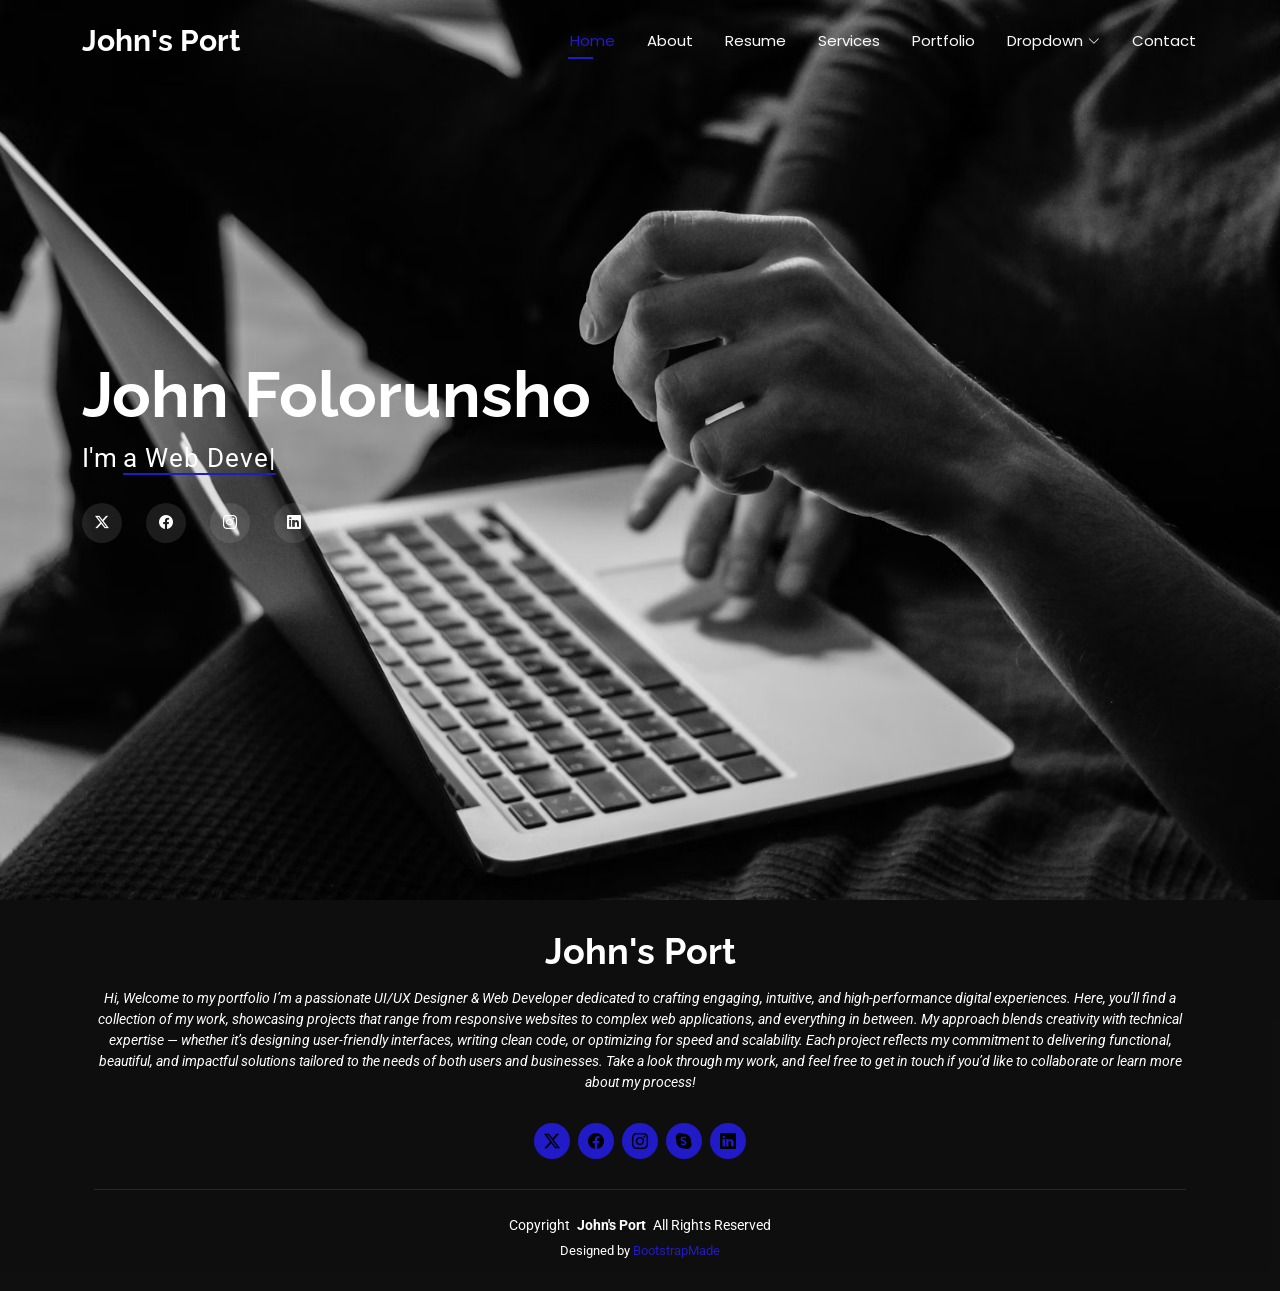
<file: index.html>
<!DOCTYPE html>
<html lang="en">

<head>
  <meta charset="utf-8">
  <meta content="width=device-width, initial-scale=1.0" name="viewport">
  <title>Index - John's Bootstrap Template</title>
  <meta name="description" content="">
  <meta name="keywords" content="">

  <!-- Favicons -->
  <link href="assets/img/favicon.png" rel="icon">
  <link href="assets/img/apple-touch-icon.png" rel="apple-touch-icon">

  <!-- Fonts -->
  <link href="https://fonts.googleapis.com" rel="preconnect">
  <link href="https://fonts.gstatic.com" rel="preconnect" crossorigin>
  <link href="https://fonts.googleapis.com/css2?family=Roboto:ital,wght@0,100;0,300;0,400;0,500;0,700;0,900;1,100;1,300;1,400;1,500;1,700;1,900&family=Poppins:ital,wght@0,100;0,200;0,300;0,400;0,500;0,600;0,700;0,800;0,900;1,100;1,200;1,300;1,400;1,500;1,600;1,700;1,800;1,900&family=Raleway:ital,wght@0,100;0,200;0,300;0,400;0,500;0,600;0,700;0,800;0,900;1,100;1,200;1,300;1,400;1,500;1,600;1,700;1,800;1,900&display=swap" rel="stylesheet">

  <!-- Vendor CSS Files -->
  <link href="assets/vendor/bootstrap/css/bootstrap.min.css" rel="stylesheet">
  <link href="assets/vendor/bootstrap-icons/bootstrap-icons.css" rel="stylesheet">
  <link href="assets/vendor/aos/aos.css" rel="stylesheet">
  <link href="assets/vendor/swiper/swiper-bundle.min.css" rel="stylesheet">
  <link href="assets/vendor/glightbox/css/glightbox.min.css" rel="stylesheet">

  <!-- Main CSS File -->
  <link href="assets/css/main.css" rel="stylesheet">

  <!-- =======================================================
  * Template Name: Personal
  * Template URL: https://bootstrapmade.com/personal-free-resume-bootstrap-template/
  * Updated: Mar 05 2025 with Bootstrap v5.3.3
  * Author: BootstrapMade.com
  * License: https://bootstrapmade.com/license/
  ======================================================== -->
</head>

<body class="index-page">

  <header id="header" class="header d-flex align-items-center fixed-top">
    <div class="container-fluid container-xl position-relative d-flex align-items-center justify-content-between">

      <a href="index.html" class="logo d-flex align-items-center">
        <!-- Uncomment the line below if you also wish to use an image logo -->
        <!-- <img src="assets/img/logo.webp" alt=""> -->
        <h1 class="sitename">John's Port</h1>
      </a>

      <nav id="navmenu" class="navmenu">
        <ul>
          <li><a href="index.html" class="active">Home</a></li>
          <li><a href="about.html">About</a></li>
          <li><a href="resume.html">Resume</a></li>
          <li><a href="services.html">Services</a></li>
          <li><a href="portfolio.html">Portfolio</a></li>
          <li class="dropdown"><a href="#"><span>Dropdown</span> <i class="bi bi-chevron-down toggle-dropdown"></i></a>
            <ul>
              <li><a href="#">Dropdown 1</a></li>
              <li class="dropdown"><a href="#"><span>Deep Dropdown</span> <i class="bi bi-chevron-down toggle-dropdown"></i></a>
                <ul>
                  <li><a href="#">Deep Dropdown 1</a></li>
                  <li><a href="#">Deep Dropdown 2</a></li>
                  <li><a href="#">Deep Dropdown 3</a></li>
                  <li><a href="#">Deep Dropdown 4</a></li>
                  <li><a href="#">Deep Dropdown 5</a></li>
                </ul>
              </li>
              <li><a href="#">Dropdown 2</a></li>
              <li><a href="#">Dropdown 3</a></li>
              <li><a href="#">Dropdown 4</a></li>
            </ul>
          </li>
          <li><a href="contact.html">Contact</a></li>
        </ul>
        <i class="mobile-nav-toggle d-xl-none bi bi-list"></i>
      </nav>

    </div>
  </header>

  <main class="main">

    <!-- Hero Section -->
    <section id="hero" class="hero section dark-background">

      <img src="assets/img/Home.avif" alt="" data-aos="fade-in">

      <div class="container" data-aos="zoom-out" data-aos-delay="100">
        <h2>John Folorunsho</h2>
        <p>I'm <span class="typed" data-typed-items="a Web Developer, a Developer, a Realtor, an Android software Developer, a Freelance"></span><span class="typed-cursor typed-cursor--blink"></span></p>
        <div class="social-links">
          <a href="#"><i class="bi bi-twitter-x"></i></a>
          <a href="#"><i class="bi bi-facebook"></i></a>
          <a href="#"><i class="bi bi-instagram"></i></a>
          <a href="#"><i class="bi bi-linkedin"></i></a>
        </div>
      </div>

    </section><!-- /Hero Section -->

  </main>

  <footer id="footer" class="footer dark-background">
    <div class="container">
      <h3 class="sitename">John's Port</h3>
      <p>Hi, Welcome to my portfolio
        I’m a passionate UI/UX Designer & Web Developer dedicated to crafting engaging, intuitive, and high-performance digital experiences. Here, you’ll find a collection of my work, showcasing projects that range from responsive websites to complex web applications, and everything in between.
        
        My approach blends creativity with technical expertise — whether it’s designing user-friendly interfaces, writing clean code, or optimizing for speed and scalability. Each project reflects my commitment to delivering functional, beautiful, and impactful solutions tailored to the needs of both users and businesses.
        
        Take a look through my work, and feel free to get in touch if you’d like to collaborate or learn more about my process!</p>
      <div class="social-links d-flex justify-content-center">
        <a href=""><i class="bi bi-twitter-x"></i></a>
        <a href=""><i class="bi bi-facebook"></i></a>
        <a href=""><i class="bi bi-instagram"></i></a>
        <a href=""><i class="bi bi-skype"></i></a>
        <a href=""><i class="bi bi-linkedin"></i></a>
      </div>
      <div class="container">
        <div class="copyright">
          <span>Copyright</span> <strong class="px-1 sitename">John's Port</strong> <span>All Rights Reserved</span>
        </div>
        <div class="credits">
          <!-- All the links in the footer should remain intact. -->
          <!-- You can delete the links only if you've purchased the pro version. -->
          <!-- Licensing information: https://bootstrapmade.com/license/ -->
          <!-- Purchase the pro version with working PHP/AJAX contact form: [buy-url] -->
          Designed by <a href="https://bootstrapmade.com/">BootstrapMade</a>
        </div>
      </div>
    </div>
  </footer>

  <!-- Scroll Top -->
  <a href="#" id="scroll-top" class="scroll-top d-flex align-items-center justify-content-center"><i class="bi bi-arrow-up-short"></i></a>

  <!-- Preloader -->
  <div id="preloader"></div>

  <!-- Vendor JS Files -->
  <script src="assets/vendor/bootstrap/js/bootstrap.bundle.min.js"></script>
  <script src="assets/vendor/php-email-form/validate.js"></script>
  <script src="assets/vendor/aos/aos.js"></script>
  <script src="assets/vendor/typed.js/typed.umd.js"></script>
  <script src="assets/vendor/purecounter/purecounter_vanilla.js"></script>
  <script src="assets/vendor/waypoints/noframework.waypoints.js"></script>
  <script src="assets/vendor/swiper/swiper-bundle.min.js"></script>
  <script src="assets/vendor/glightbox/js/glightbox.min.js"></script>
  <script src="assets/vendor/imagesloaded/imagesloaded.pkgd.min.js"></script>
  <script src="assets/vendor/isotope-layout/isotope.pkgd.min.js"></script>

  <!-- Main JS File -->
  <script src="assets/js/main.js"></script>

</body>

</html>
</file>
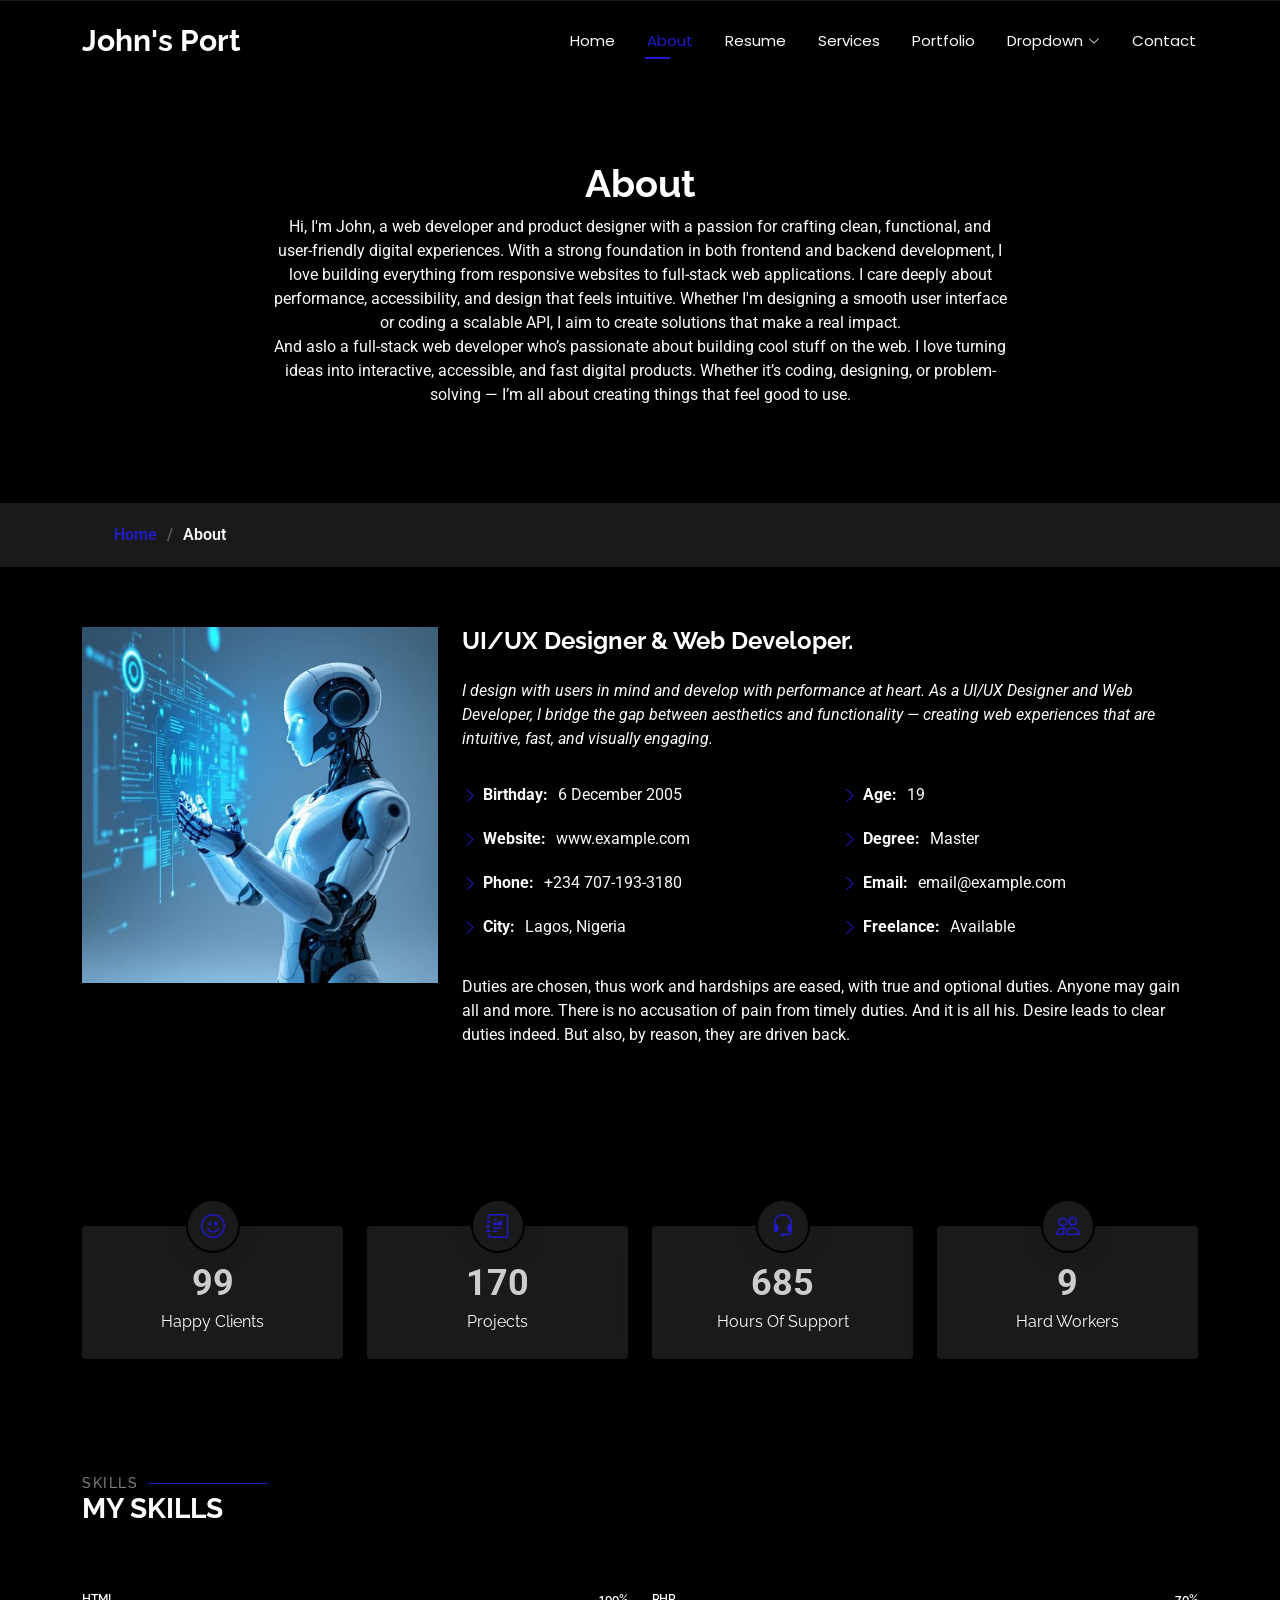
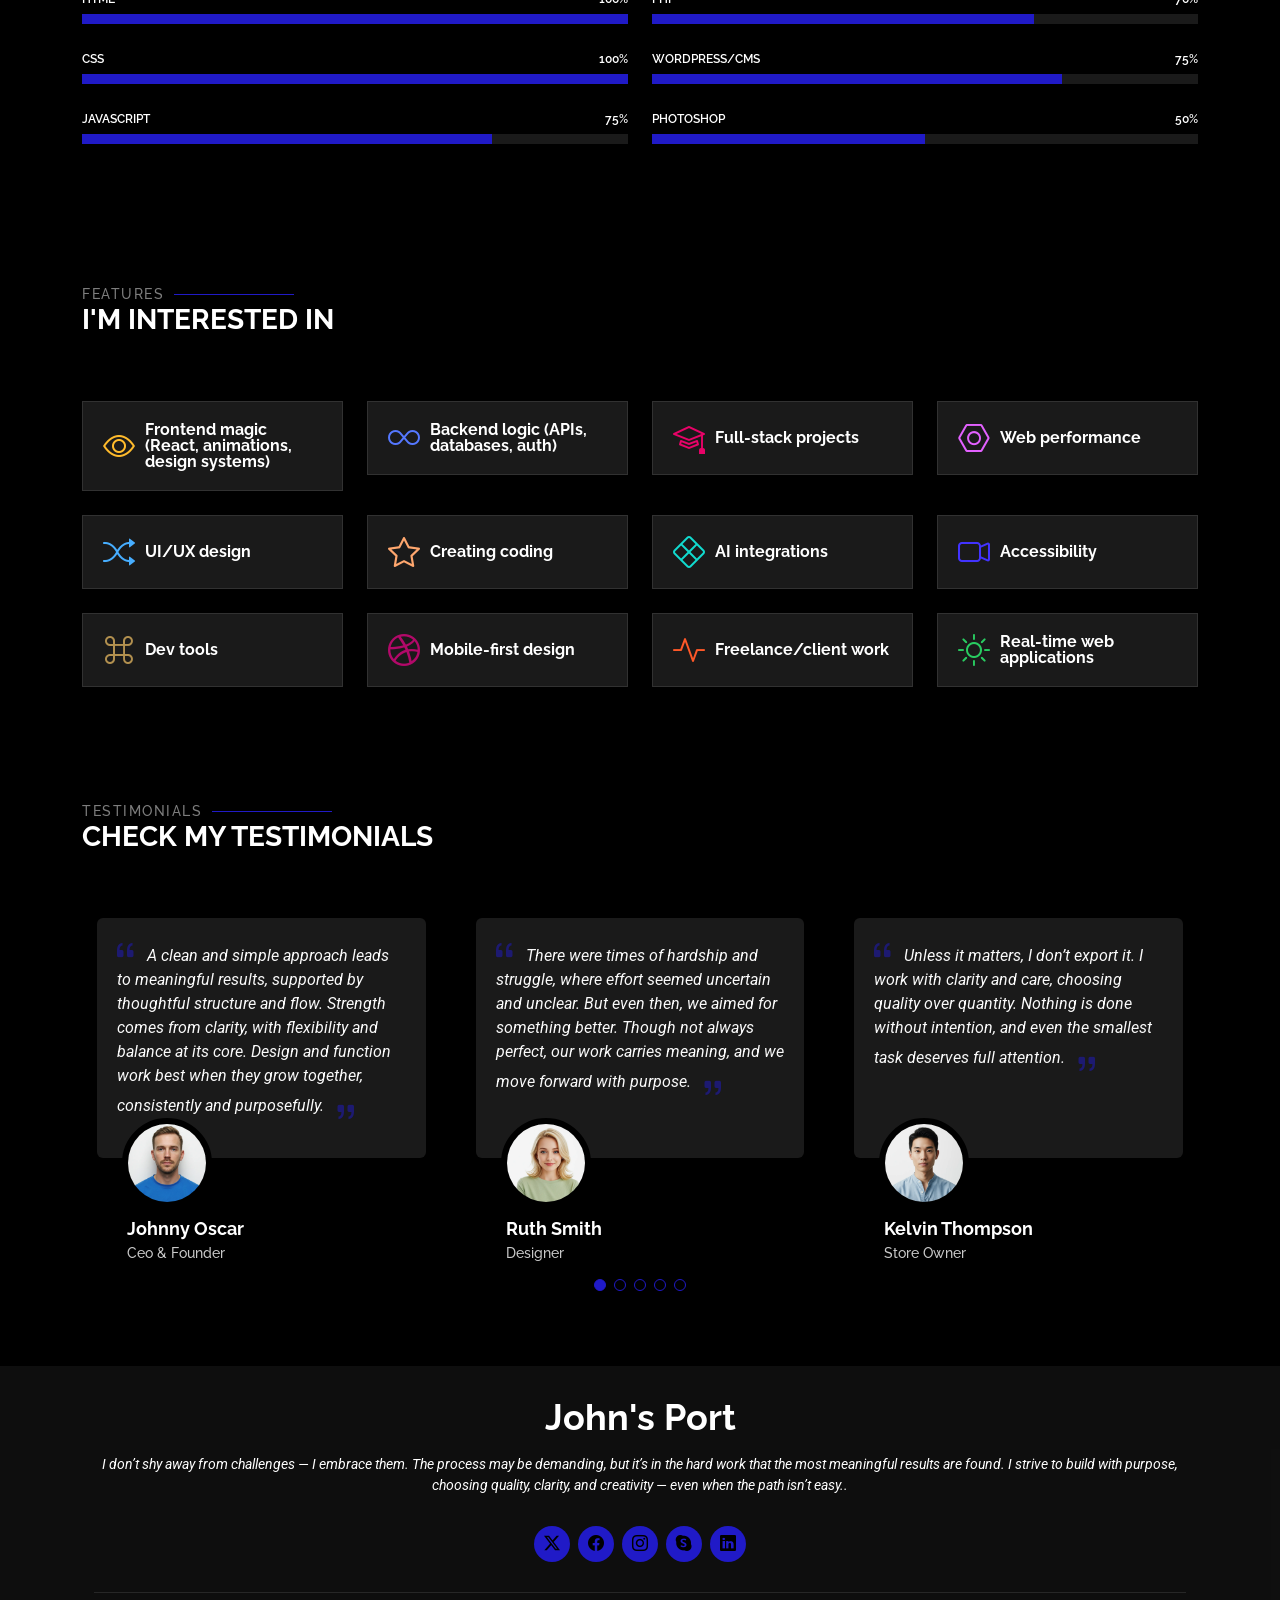
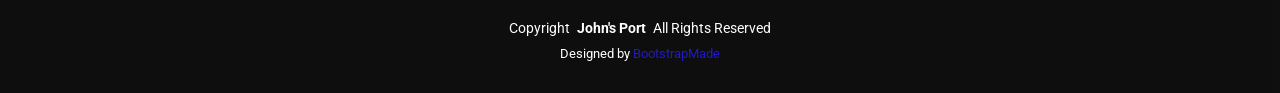
<file: about.html>
<!DOCTYPE html>
<html lang="en">

<head>
  <meta charset="utf-8">
  <meta content="width=device-width, initial-scale=1.0" name="viewport">
  <title>About - John's Bootstrap Template</title>
  <meta name="description" content="">
  <meta name="keywords" content="">

  <!-- Favicons -->
  <link href="assets/img/favicon.png" rel="icon">
  <link href="assets/img/apple-touch-icon.png" rel="apple-touch-icon">

  <!-- Fonts -->
  <link href="https://fonts.googleapis.com" rel="preconnect">
  <link href="https://fonts.gstatic.com" rel="preconnect" crossorigin>
  <link href="https://fonts.googleapis.com/css2?family=Roboto:ital,wght@0,100;0,300;0,400;0,500;0,700;0,900;1,100;1,300;1,400;1,500;1,700;1,900&family=Poppins:ital,wght@0,100;0,200;0,300;0,400;0,500;0,600;0,700;0,800;0,900;1,100;1,200;1,300;1,400;1,500;1,600;1,700;1,800;1,900&family=Raleway:ital,wght@0,100;0,200;0,300;0,400;0,500;0,600;0,700;0,800;0,900;1,100;1,200;1,300;1,400;1,500;1,600;1,700;1,800;1,900&display=swap" rel="stylesheet">

  <!-- Vendor CSS Files -->
  <link href="assets/vendor/bootstrap/css/bootstrap.min.css" rel="stylesheet">
  <link href="assets/vendor/bootstrap-icons/bootstrap-icons.css" rel="stylesheet">
  <link href="assets/vendor/aos/aos.css" rel="stylesheet">
  <link href="assets/vendor/swiper/swiper-bundle.min.css" rel="stylesheet">
  <link href="assets/vendor/glightbox/css/glightbox.min.css" rel="stylesheet">

  <!-- Main CSS File -->
  <link href="assets/css/main.css" rel="stylesheet">

  <!-- =======================================================
  * Template Name: Personal
  * Template URL: https://bootstrapmade.com/personal-free-resume-bootstrap-template/
  * Updated: Mar 05 2025 with Bootstrap v5.3.3
  * Author: BootstrapMade.com
  * License: https://bootstrapmade.com/license/
  ======================================================== -->
</head>

<body class="about-page">

  <header id="header" class="header d-flex align-items-center fixed-top">
    <div class="container-fluid container-xl position-relative d-flex align-items-center justify-content-between">

      <a href="index.html" class="logo d-flex align-items-center">
        <!-- Uncomment the line below if you also wish to use an image logo -->
        <!-- <img src="assets/img/logo.webp" alt=""> -->
        <h1 class="sitename">John's Port</h1>
      </a>

      <nav id="navmenu" class="navmenu">
        <ul>
          <li><a href="index.html">Home</a></li>
          <li><a href="about.html" class="active">About</a></li>
          <li><a href="resume.html">Resume</a></li>
          <li><a href="services.html">Services</a></li>
          <li><a href="portfolio.html">Portfolio</a></li>
          <li class="dropdown"><a href="#"><span>Dropdown</span> <i class="bi bi-chevron-down toggle-dropdown"></i></a>
            <ul>
              <li><a href="#">Dropdown 1</a></li>
              <li class="dropdown"><a href="#"><span>Deep Dropdown</span> <i class="bi bi-chevron-down toggle-dropdown"></i></a>
                <ul>
                  <li><a href="#">Deep Dropdown 1</a></li>
                  <li><a href="#">Deep Dropdown 2</a></li>
                  <li><a href="#">Deep Dropdown 3</a></li>
                  <li><a href="#">Deep Dropdown 4</a></li>
                  <li><a href="#">Deep Dropdown 5</a></li>
                </ul>
              </li>
              <li><a href="#">Dropdown 2</a></li>
              <li><a href="#">Dropdown 3</a></li>
              <li><a href="#">Dropdown 4</a></li>
            </ul>
          </li>
          <li><a href="contact.html">Contact</a></li>
        </ul>
        <i class="mobile-nav-toggle d-xl-none bi bi-list"></i>
      </nav>

    </div>
  </header>

  <main class="main">

    <!-- Page Title -->
    <div class="page-title" data-aos="fade">
      <div class="heading">
        <div class="container">
          <div class="row d-flex justify-content-center text-center">
            <div class="col-lg-8">
              <h1>About</h1>
              <p class="mb-0">Hi, I'm John, a web developer and product designer with a passion for crafting clean, functional, and user-friendly digital experiences.

                With a strong foundation in both frontend and backend development, I love building everything from responsive websites to full-stack web applications. I care deeply about performance, accessibility, and design that feels intuitive.
                
                Whether I'm designing a smooth user interface or coding a scalable API, I aim to create solutions that make a real impact.
              </p>
              <p>
                And aslo a full-stack web developer who’s passionate about building cool stuff on the web.

                I love turning ideas into interactive, accessible, and fast digital products. Whether it’s coding, designing, or problem-solving — I’m all about creating things that feel good to use.
              </p>
            </div>
          </div>
        </div>
      </div>
      <nav class="breadcrumbs">
        <div class="container">
          <ol>
            <li><a href="index.html">Home</a></li>
            <li class="current">About</li>
          </ol>
        </div>
      </nav>
    </div><!-- End Page Title -->

    <!-- About Section -->
    <section id="about" class="about section">

      <div class="container" data-aos="fade-up" data-aos-delay="100">

        <div class="row gy-4 justify-content-center">
          <div class="col-lg-4">
            <img src="assets/img/About2.jpg" class="img-fluid" alt="">
          </div>
          <div class="col-lg-8 content">
            <h2>UI/UX Designer &amp; Web Developer.</h2>
            <p class="fst-italic py-3">I design with users in mind and develop with performance at heart.
             As a UI/UX Designer and Web Developer, I bridge the gap between aesthetics and functionality — creating web experiences that are intuitive, fast, and visually engaging.</p>
            <div class="row">
              <div class="col-lg-6">
                <ul>
                  <li><i class="bi bi-chevron-right"></i> <strong>Birthday:</strong> <span>6 December 2005</span></li>
                  <li><i class="bi bi-chevron-right"></i> <strong>Website:</strong> <span>www.example.com</span></li>
                  <li><i class="bi bi-chevron-right"></i> <strong>Phone:</strong> <span>+234 707-193-3180</span></li>
                  <li><i class="bi bi-chevron-right"></i> <strong>City:</strong> <span>Lagos, Nigeria</span></li>
                </ul>
              </div>
              <div class="col-lg-6">
                <ul>
                  <li><i class="bi bi-chevron-right"></i> <strong>Age:</strong> <span>19</span></li>
                  <li><i class="bi bi-chevron-right"></i> <strong>Degree:</strong> <span>Master</span></li>
                  <li><i class="bi bi-chevron-right"></i> <strong>Email:</strong> <span>email@example.com</span></li>
                  <li><i class="bi bi-chevron-right"></i> <strong>Freelance:</strong> <span>Available</span></li>
                </ul>
              </div>
            </div>
            <p class="py-3">
              Duties are chosen, thus work and hardships are eased, with true and optional duties.
             Anyone may gain all and more. There is no accusation of pain from timely duties. And it is all his.
             Desire leads to clear duties indeed. But also, by reason, they are driven back.
            </p>
          </div>
        </div>

      </div>

    </section><!-- /About Section -->

    <!-- Stats Section -->
    <section id="stats" class="stats section">

      <div class="container" data-aos="fade-up" data-aos-delay="100">

        <div class="row gy-4">

          <div class="col-lg-3 col-md-6 d-flex flex-column align-items-center">
            <i class="bi bi-emoji-smile"></i>
            <div class="stats-item">
              <span data-purecounter-start="0" data-purecounter-end="187" data-purecounter-duration="1" class="purecounter"></span>
              <p>Happy Clients</p>
            </div>
          </div><!-- End Stats Item -->

          <div class="col-lg-3 col-md-6 d-flex flex-column align-items-center">
            <i class="bi bi-journal-richtext"></i>
            <div class="stats-item">
              <span data-purecounter-start="0" data-purecounter-end="321" data-purecounter-duration="1" class="purecounter"></span>
              <p>Projects</p>
            </div>
          </div><!-- End Stats Item -->

          <div class="col-lg-3 col-md-6 d-flex flex-column align-items-center">
            <i class="bi bi-headset"></i>
            <div class="stats-item">
              <span data-purecounter-start="0" data-purecounter-end="1293" data-purecounter-duration="1" class="purecounter"></span>
              <p>Hours Of Support</p>
            </div>
          </div><!-- End Stats Item -->

          <div class="col-lg-3 col-md-6 d-flex flex-column align-items-center">
            <i class="bi bi-people"></i>
            <div class="stats-item">
              <span data-purecounter-start="0" data-purecounter-end="17" data-purecounter-duration="1" class="purecounter"></span>
              <p>Hard Workers</p>
            </div>
          </div><!-- End Stats Item -->

        </div>

      </div>

    </section><!-- /Stats Section -->

    <!-- Skills Section -->
    <section id="skills" class="skills section">

      <!-- Section Title -->
      <div class="container section-title" data-aos="fade-up">
        <h2>Skills</h2>
        <div><span>My</span> <span class="description-title">Skills</span></div>
      </div><!-- End Section Title -->

      <div class="container" data-aos="fade-up" data-aos-delay="100">

        <div class="row skills-content skills-animation">

          <div class="col-lg-6">

            <div class="progress">
              <span class="skill"><span>HTML</span> <i class="val">100%</i></span>
              <div class="progress-bar-wrap">
                <div class="progress-bar" role="progressbar" aria-valuenow="100" aria-valuemin="0" aria-valuemax="100"></div>
              </div>
            </div><!-- End Skills Item -->

            <div class="progress">
              <span class="skill"><span>CSS</span> <i class="val">100%</i></span>
              <div class="progress-bar-wrap">
                <div class="progress-bar" role="progressbar" aria-valuenow="100" aria-valuemin="0" aria-valuemax="100"></div>
              </div>
            </div><!-- End Skills Item -->

            <div class="progress">
              <span class="skill"><span>JavaScript</span> <i class="val">75%</i></span>
              <div class="progress-bar-wrap">
                <div class="progress-bar" role="progressbar" aria-valuenow="75" aria-valuemin="0" aria-valuemax="100"></div>
              </div>
            </div><!-- End Skills Item -->

          </div>

          <div class="col-lg-6">

            <div class="progress">
              <span class="skill"><span>PHP</span> <i class="val">70%</i></span>
              <div class="progress-bar-wrap">
                <div class="progress-bar" role="progressbar" aria-valuenow="70" aria-valuemin="0" aria-valuemax="100"></div>
              </div>
            </div><!-- End Skills Item -->

            <div class="progress">
              <span class="skill"><span>WordPress/CMS</span> <i class="val">75%</i></span>
              <div class="progress-bar-wrap">
                <div class="progress-bar" role="progressbar" aria-valuenow="75" aria-valuemin="0" aria-valuemax="100"></div>
              </div>
            </div><!-- End Skills Item -->

            <div class="progress">
              <span class="skill"><span>Photoshop</span> <i class="val">50%</i></span>
              <div class="progress-bar-wrap">
                <div class="progress-bar" role="progressbar" aria-valuenow="50" aria-valuemin="0" aria-valuemax="100"></div>
              </div>
            </div><!-- End Skills Item -->

          </div>

        </div>

      </div>

    </section><!-- /Skills Section -->

    <!-- Interests Section -->
    <section id="interests" class="interests section">

      <!-- Section Title -->
      <div class="container section-title" data-aos="fade-up">
        <h2>Features</h2>
        <div><span>I'm</span> <span class="description-title">interested in</span></div>
      </div><!-- End Section Title -->

      <div class="container">

        <div class="row gy-4">

          <div class="col-lg-3 col-md-4" data-aos="fade-up" data-aos-delay="100">
            <div class="features-item">
              <i class="bi bi-eye" style="color: #ffbb2c;"></i>
              <h3><a href="" class="stretched-link">Frontend magic (React, animations, design systems)</a></h3>
            </div>
          </div><!-- End Feature Item -->

          <div class="col-lg-3 col-md-4" data-aos="fade-up" data-aos-delay="200">
            <div class="features-item">
              <i class="bi bi-infinity" style="color: #5578ff;"></i>
              <h3><a href="" class="stretched-link">Backend logic (APIs, databases, auth)</a></h3>
            </div>
          </div><!-- End Feature Item -->

          <div class="col-lg-3 col-md-4" data-aos="fade-up" data-aos-delay="300">
            <div class="features-item">
              <i class="bi bi-mortarboard" style="color: #e80368;"></i>
              <h3><a href="" class="stretched-link">Full-stack projects</a></h3>
            </div>
          </div><!-- End Feature Item -->

          <div class="col-lg-3 col-md-4" data-aos="fade-up" data-aos-delay="400">
            <div class="features-item">
              <i class="bi bi-nut" style="color: #e361ff;"></i>
              <h3><a href="" class="stretched-link">Web performance</a></h3>
            </div>
          </div><!-- End Feature Item -->

          <div class="col-lg-3 col-md-4" data-aos="fade-up" data-aos-delay="500">
            <div class="features-item">
              <i class="bi bi-shuffle" style="color: #47aeff;"></i>
              <h3><a href="" class="stretched-link">UI/UX design</a></h3>
            </div>
          </div><!-- End Feature Item -->

          <div class="col-lg-3 col-md-4" data-aos="fade-up" data-aos-delay="600">
            <div class="features-item">
              <i class="bi bi-star" style="color: #ffa76e;"></i>
              <h3><a href="" class="stretched-link">Creating coding</a></h3>
            </div>
          </div><!-- End Feature Item -->

          <div class="col-lg-3 col-md-4" data-aos="fade-up" data-aos-delay="700">
            <div class="features-item">
              <i class="bi bi-x-diamond" style="color: #11dbcf;"></i>
              <h3><a href="" class="stretched-link">AI integrations</a></h3>
            </div>
          </div><!-- End Feature Item -->

          <div class="col-lg-3 col-md-4" data-aos="fade-up" data-aos-delay="800">
            <div class="features-item">
              <i class="bi bi-camera-video" style="color: #4233ff;"></i>
              <h3><a href="" class="stretched-link">Accessibility</a></h3>
            </div>
          </div><!-- End Feature Item -->

          <div class="col-lg-3 col-md-4" data-aos="fade-up" data-aos-delay="900">
            <div class="features-item">
              <i class="bi bi-command" style="color: #b2904f;"></i>
              <h3><a href="" class="stretched-link">Dev tools</a></h3>
            </div>
          </div><!-- End Feature Item -->

          <div class="col-lg-3 col-md-4" data-aos="fade-up" data-aos-delay="1000">
            <div class="features-item">
              <i class="bi bi-dribbble" style="color: #b20969;"></i>
              <h3><a href="" class="stretched-link">Mobile-first design</a></h3>
            </div>
          </div><!-- End Feature Item -->

          <div class="col-lg-3 col-md-4" data-aos="fade-up" data-aos-delay="1100">
            <div class="features-item">
              <i class="bi bi-activity" style="color: #ff5828;"></i>
              <h3><a href="" class="stretched-link">Freelance/client work</a></h3>
            </div>
          </div><!-- End Feature Item -->

          <div class="col-lg-3 col-md-4" data-aos="fade-up" data-aos-delay="1200">
            <div class="features-item">
              <i class="bi bi-brightness-high" style="color: #29cc61;"></i>
              <h3><a href="" class="stretched-link">Real-time web applications</a></h3>
            </div>
          </div><!-- End Feature Item -->

        </div>

      </div>

    </section><!-- /Interests Section -->

    <!-- Testimonials Section -->
    <section id="testimonials" class="testimonials section">

      <!-- Section Title -->
      <div class="container section-title" data-aos="fade-up">
        <h2>Testimonials</h2>
        <div><span>Check my</span> <span class="description-title">Testimonials</span></div>
      </div><!-- End Section Title -->

      <div class="container" data-aos="fade-up" data-aos-delay="100">

        <div class="swiper init-swiper" data-speed="600" data-delay="5000">
          <script type="application/json" class="swiper-config">
            {
              "loop": true,
              "speed": 600,
              "autoplay": {
                "delay": 5000
              },
              "slidesPerView": "auto",
              "pagination": {
                "el": ".swiper-pagination",
                "type": "bullets",
                "clickable": true
              },
              "breakpoints": {
                "320": {
                  "slidesPerView": 1,
                  "spaceBetween": 40
                },
                "1200": {
                  "slidesPerView": 3,
                  "spaceBetween": 20
                }
              }
            }
          </script>
          <div class="swiper-wrapper">

            <div class="swiper-slide">
              <div class="testimonial-item" "="">
            <p>
              <i class=" bi bi-quote quote-icon-left"></i>
                <span>A clean and simple approach leads to meaningful results, supported by thoughtful structure and flow.
                  Strength comes from clarity, with flexibility and balance at its core.
                  Design and function work best when they grow together, consistently and purposefully.</span>
                <i class="bi bi-quote quote-icon-right"></i>
                </p>
                <img src="assets/img/person/person-m-9.webp" class="testimonial-img" alt="">
                <h3>Johnny Oscar</h3>
                <h4>Ceo &amp; Founder</h4>
              </div>
            </div><!-- End testimonial item -->

            <div class="swiper-slide">
              <div class="testimonial-item">
                <p>
                  <i class="bi bi-quote quote-icon-left"></i>
                  <span>There were times of hardship and struggle, where effort seemed uncertain and unclear.
                    But even then, we aimed for something better.
                    Though not always perfect, our work carries meaning, and we move forward with purpose.</span>
                  <i class="bi bi-quote quote-icon-right"></i>
                </p>
                <img src="assets/img/person/person-f-12.webp" class="testimonial-img" alt="">
                <h3>Ruth Smith</h3>
                <h4>Designer</h4>
              </div>
            </div><!-- End testimonial item -->

            <div class="swiper-slide">
              <div class="testimonial-item">
                <p>
                  <i class="bi bi-quote quote-icon-left"></i>
                  <span>Unless it matters, I don’t export it. I work with clarity and care, choosing quality over quantity.
                    Nothing is done without intention, and even the smallest task deserves full attention.</span>
                  <i class="bi bi-quote quote-icon-right"></i>
                </p>
                <img src="assets/img/person/person-m-13.webp" class="testimonial-img" alt="">
                <h3>Kelvin Thompson</h3>
                <h4>Store Owner</h4>
              </div>
            </div><!-- End testimonial item -->

            <div class="swiper-slide">
              <div class="testimonial-item">
                <p>
                  <i class="bi bi-quote quote-icon-left"></i>
                  <span>I avoided what didn’t matter — focusing instead on meaningful work, even if minimal.
                    Pain is part of the process, but purpose brings light.
                    The goal is always to create with care and deliver with intention.</span>
                  <i class="bi bi-quote quote-icon-right"></i>
                </p>
                <img src="assets/img/person/person-f-5.webp" class="testimonial-img" alt="">
                <h3>Zara Lucas</h3>
                <h4>Freelancer</h4>
              </div>
            </div><!-- End testimonial item -->

            <div class="swiper-slide">
              <div class="testimonial-item">
                <p>
                  <i class="bi bi-quote quote-icon-left"></i>
                  <span>Some things are worth doing, and others are best left behind.
                    I focus on what truly matters — working with intention, avoiding distraction, and always aiming to improve.
                    Even small efforts, when guided by purpose, can lead to lasting results.</span>
                  <i class="bi bi-quote quote-icon-right"></i>
                </p>
                <img src="assets/img/person/person-m-12.webp" class="testimonial-img" alt="">
                <h3>John Andrew</h3>
                <h4>Entrepreneur</h4>
              </div>
            </div><!-- End testimonial item -->

          </div>
          <div class="swiper-pagination"></div>
        </div>

      </div>

    </section><!-- /Testimonials Section -->

  </main>

  <footer id="footer" class="footer dark-background">
    <div class="container">
      <h3 class="sitename">John's Port</h3>
      <p>I don’t shy away from challenges — I embrace them.
        The process may be demanding, but it’s in the hard work that the most meaningful results are found.
        I strive to build with purpose, choosing quality, clarity, and creativity — even when the path isn’t easy..</p>
      <div class="social-links d-flex justify-content-center">
        <a href=""><i class="bi bi-twitter-x"></i></a>
        <a href=""><i class="bi bi-facebook"></i></a>
        <a href=""><i class="bi bi-instagram"></i></a>
        <a href=""><i class="bi bi-skype"></i></a>
        <a href=""><i class="bi bi-linkedin"></i></a>
      </div>
      <div class="container">
        <div class="copyright">
          <span>Copyright</span> <strong class="px-1 sitename">John's Port</strong> <span>All Rights Reserved</span>
        </div>
        <div class="credits">
          <!-- All the links in the footer should remain intact. -->
          <!-- You can delete the links only if you've purchased the pro version. -->
          <!-- Licensing information: https://bootstrapmade.com/license/ -->
          <!-- Purchase the pro version with working PHP/AJAX contact form: [buy-url] -->
          Designed by <a href="https://bootstrapmade.com/">BootstrapMade</a>
        </div>
      </div>
    </div>
  </footer>

  <!-- Scroll Top -->
  <a href="#" id="scroll-top" class="scroll-top d-flex align-items-center justify-content-center"><i class="bi bi-arrow-up-short"></i></a>

  <!-- Preloader -->
  <div id="preloader"></div>

  <!-- Vendor JS Files -->
  <script src="assets/vendor/bootstrap/js/bootstrap.bundle.min.js"></script>
  <script src="assets/vendor/php-email-form/validate.js"></script>
  <script src="assets/vendor/aos/aos.js"></script>
  <script src="assets/vendor/typed.js/typed.umd.js"></script>
  <script src="assets/vendor/purecounter/purecounter_vanilla.js"></script>
  <script src="assets/vendor/waypoints/noframework.waypoints.js"></script>
  <script src="assets/vendor/swiper/swiper-bundle.min.js"></script>
  <script src="assets/vendor/glightbox/js/glightbox.min.js"></script>
  <script src="assets/vendor/imagesloaded/imagesloaded.pkgd.min.js"></script>
  <script src="assets/vendor/isotope-layout/isotope.pkgd.min.js"></script>

  <!-- Main JS File -->
  <script src="assets/js/main.js"></script>

</body>

</html>
</file>
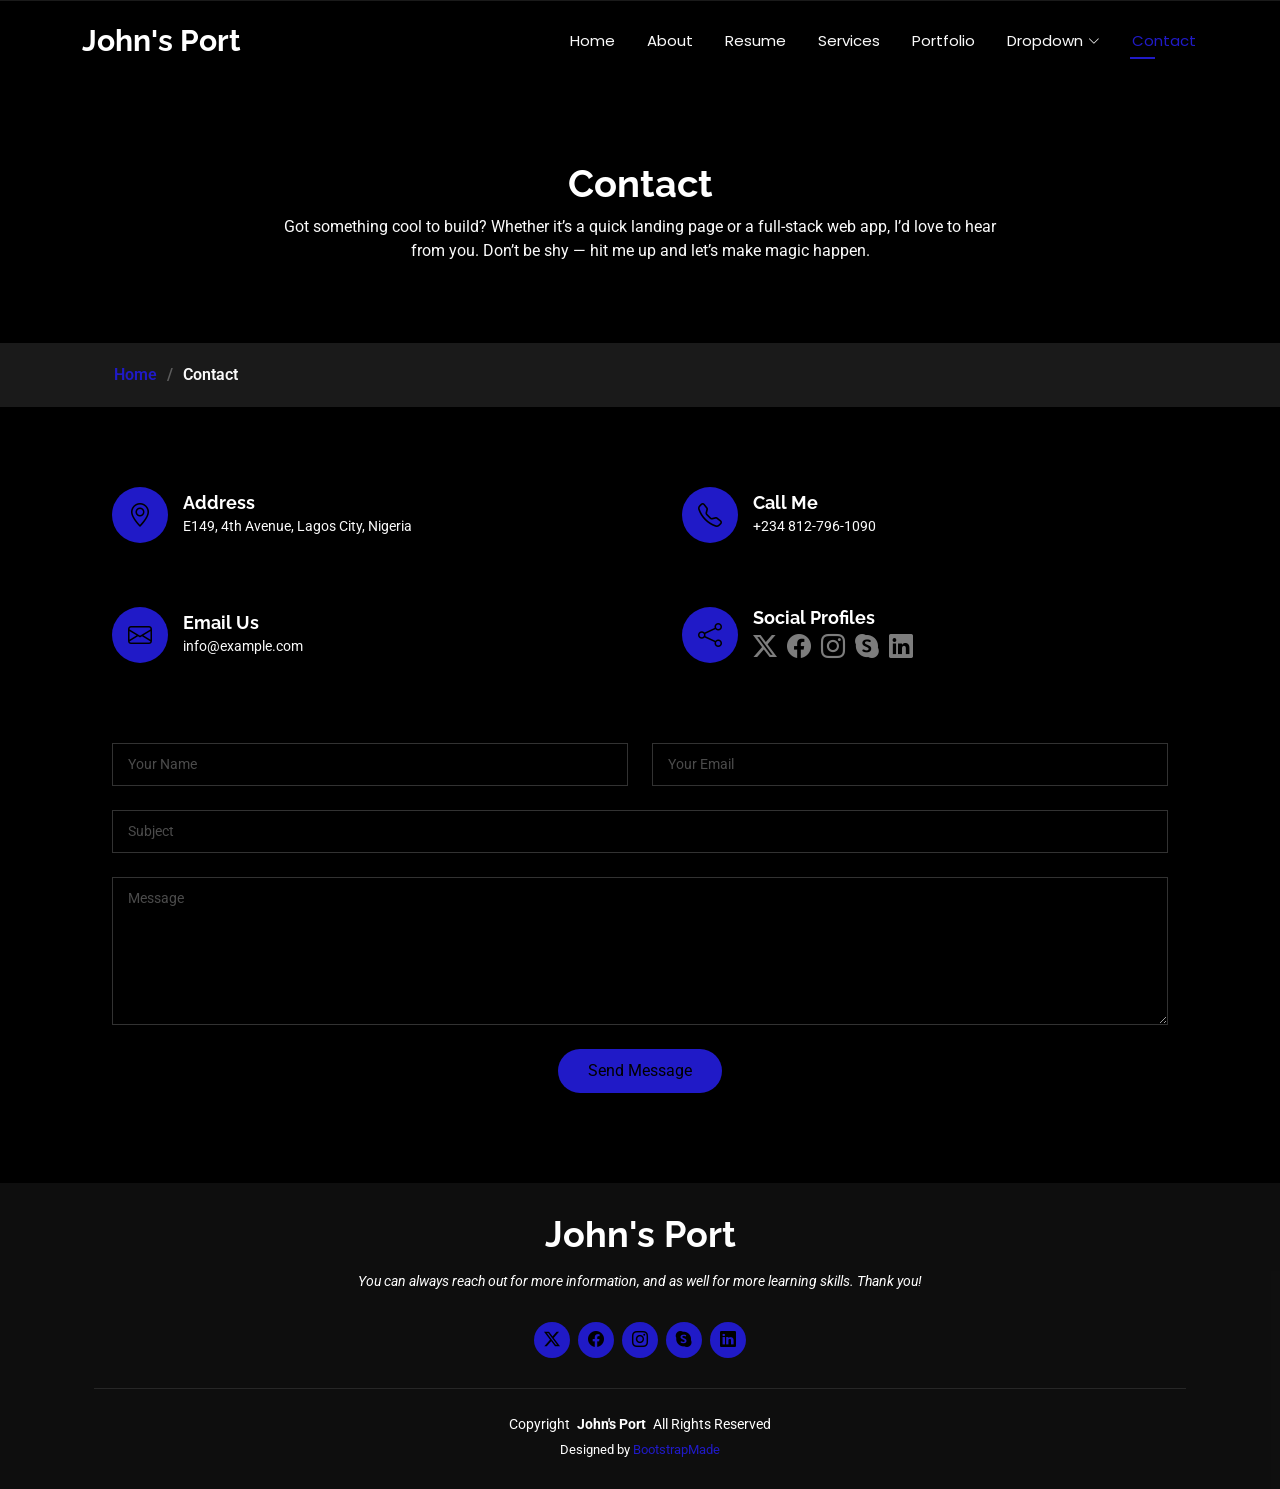
<file: contact.html>
<!DOCTYPE html>
<html lang="en">

<head>
  <meta charset="utf-8">
  <meta content="width=device-width, initial-scale=1.0" name="viewport">
  <title>Contact - John's Port Bootstrap Template</title>
  <meta name="description" content="">
  <meta name="keywords" content="">

  <!-- Favicons -->
  <link href="assets/img/favicon.png" rel="icon">
  <link href="assets/img/apple-touch-icon.png" rel="apple-touch-icon">

  <!-- Fonts -->
  <link href="https://fonts.googleapis.com" rel="preconnect">
  <link href="https://fonts.gstatic.com" rel="preconnect" crossorigin>
  <link href="https://fonts.googleapis.com/css2?family=Roboto:ital,wght@0,100;0,300;0,400;0,500;0,700;0,900;1,100;1,300;1,400;1,500;1,700;1,900&family=Poppins:ital,wght@0,100;0,200;0,300;0,400;0,500;0,600;0,700;0,800;0,900;1,100;1,200;1,300;1,400;1,500;1,600;1,700;1,800;1,900&family=Raleway:ital,wght@0,100;0,200;0,300;0,400;0,500;0,600;0,700;0,800;0,900;1,100;1,200;1,300;1,400;1,500;1,600;1,700;1,800;1,900&display=swap" rel="stylesheet">

  <!-- Vendor CSS Files -->
  <link href="assets/vendor/bootstrap/css/bootstrap.min.css" rel="stylesheet">
  <link href="assets/vendor/bootstrap-icons/bootstrap-icons.css" rel="stylesheet">
  <link href="assets/vendor/aos/aos.css" rel="stylesheet">
  <link href="assets/vendor/swiper/swiper-bundle.min.css" rel="stylesheet">
  <link href="assets/vendor/glightbox/css/glightbox.min.css" rel="stylesheet">

  <!-- Main CSS File -->
  <link href="assets/css/main.css" rel="stylesheet">

  <!-- =======================================================
  * Template Name: Personal
  * Template URL: https://bootstrapmade.com/personal-free-resume-bootstrap-template/
  * Updated: Mar 05 2025 with Bootstrap v5.3.3
  * Author: BootstrapMade.com
  * License: https://bootstrapmade.com/license/
  ======================================================== -->
</head>

<body class="contact-page">

  <header id="header" class="header d-flex align-items-center fixed-top">
    <div class="container-fluid container-xl position-relative d-flex align-items-center justify-content-between">

      <a href="index.html" class="logo d-flex align-items-center">
        <!-- Uncomment the line below if you also wish to use an image logo -->
        <!-- <img src="assets/img/logo.webp" alt=""> -->
        <h1 class="sitename">John's Port</h1>
      </a>

      <nav id="navmenu" class="navmenu">
        <ul>
          <li><a href="index.html">Home</a></li>
          <li><a href="about.html">About</a></li>
          <li><a href="resume.html">Resume</a></li>
          <li><a href="services.html">Services</a></li>
          <li><a href="portfolio.html">Portfolio</a></li>
          <li class="dropdown"><a href="#"><span>Dropdown</span> <i class="bi bi-chevron-down toggle-dropdown"></i></a>
            <ul>
              <li><a href="#">Dropdown 1</a></li>
              <li class="dropdown"><a href="#"><span>Deep Dropdown</span> <i class="bi bi-chevron-down toggle-dropdown"></i></a>
                <ul>
                  <li><a href="#">Deep Dropdown 1</a></li>
                  <li><a href="#">Deep Dropdown 2</a></li>
                  <li><a href="#">Deep Dropdown 3</a></li>
                  <li><a href="#">Deep Dropdown 4</a></li>
                  <li><a href="#">Deep Dropdown 5</a></li>
                </ul>
              </li>
              <li><a href="#">Dropdown 2</a></li>
              <li><a href="#">Dropdown 3</a></li>
              <li><a href="#">Dropdown 4</a></li>
            </ul>
          </li>
          <li><a href="contact.html" class="active">Contact</a></li>
        </ul>
        <i class="mobile-nav-toggle d-xl-none bi bi-list"></i>
      </nav>

    </div>
  </header>

  <main class="main">

    <!-- Page Title -->
    <div class="page-title" data-aos="fade">
      <div class="heading">
        <div class="container">
          <div class="row d-flex justify-content-center text-center">
            <div class="col-lg-8">
              <h1>Contact</h1>
              <p class="mb-0">Got something cool to build?
                Whether it’s a quick landing page or a full-stack web app, I’d love to hear from you.
                Don’t be shy — hit me up and let’s make magic happen.</p>
            </div>
          </div>
        </div>
      </div>
      <nav class="breadcrumbs">
        <div class="container">
          <ol>
            <li><a href="index.html">Home</a></li>
            <li class="current">Contact</li>
          </ol>
        </div>
      </nav>
    </div><!-- End Page Title -->

    <!-- Contact Section -->
    <section id="contact" class="contact section">

      <div class="container" data-aos="fade-up" data-aos-delay="100">

        <div class="row gy-4">

          <div class="col-md-6">
            <div class="info-item d-flex align-items-center" data-aos="fade-up" data-aos-delay="200">
              <i class="icon bi bi-geo-alt flex-shrink-0"></i>
              <div>
                <h3>Address</h3>
                <p>E149, 4th Avenue, Lagos City, Nigeria</p>
              </div>
            </div>
          </div><!-- End Info Item -->

          <div class="col-md-6">
            <div class="info-item d-flex align-items-center" data-aos="fade-up" data-aos-delay="300">
              <i class="icon bi bi-telephone flex-shrink-0"></i>
              <div>
                <h3>Call Me</h3>
                <p>+234 812-796-1090</p>
              </div>
            </div>
          </div><!-- End Info Item -->

          <div class="col-md-6">
            <div class="info-item d-flex align-items-center" data-aos="fade-up" data-aos-delay="400">
              <i class="icon bi bi-envelope flex-shrink-0"></i>
              <div>
                <h3>Email Us</h3>
                <p>info@example.com</p>
              </div>
            </div>
          </div><!-- End Info Item -->

          <div class="col-md-6">
            <div class="info-item d-flex align-items-center" data-aos="fade-up" data-aos-delay="500">
              <i class="icon bi bi-share flex-shrink-0"></i>
              <div>
                <h3>Social Profiles</h3>
                <div class="social-links">
                  <a href="#"><i class="bi bi-twitter-x"></i></a>
                  <a href="#"><i class="bi bi-facebook"></i></a>
                  <a href="#"><i class="bi bi-instagram"></i></a>
                  <a href="#"><i class="bi bi-skype"></i></a>
                  <a href="#"><i class="bi bi-linkedin"></i></a>
                </div>
              </div>
            </div>
          </div><!-- End Info Item -->

        </div>

        <form action="forms/contact.php" method="post" class="php-email-form" data-aos="fade-up" data-aos-delay="600">
          <div class="row gy-4">

            <div class="col-md-6">
              <input type="text" name="name" class="form-control" placeholder="Your Name" required="">
            </div>

            <div class="col-md-6 ">
              <input type="email" class="form-control" name="email" placeholder="Your Email" required="">
            </div>

            <div class="col-md-12">
              <input type="text" class="form-control" name="subject" placeholder="Subject" required="">
            </div>

            <div class="col-md-12">
              <textarea class="form-control" name="message" rows="6" placeholder="Message" required=""></textarea>
            </div>

            <div class="col-md-12 text-center">
              <div class="loading">Loading</div>
              <div class="error-message"></div>
              <div class="sent-message">Your message has been sent. Thank you!</div>

              <button type="submit">Send Message</button>
            </div>

          </div>
        </form><!-- End Contact Form -->

      </div>

    </section><!-- /Contact Section -->

  </main>

  <footer id="footer" class="footer dark-background">
    <div class="container">
      <h3 class="sitename">John's Port</h3>
      <p>You can always reach out for more information, and as well for more learning skills. Thank you!</p>
      <div class="social-links d-flex justify-content-center">
        <a href=""><i class="bi bi-twitter-x"></i></a>
        <a href=""><i class="bi bi-facebook"></i></a>
        <a href=""><i class="bi bi-instagram"></i></a>
        <a href=""><i class="bi bi-skype"></i></a>
        <a href=""><i class="bi bi-linkedin"></i></a>
      </div>
      <div class="container">
        <div class="copyright">
          <span>Copyright</span> <strong class="px-1 sitename">John's Port</strong> <span>All Rights Reserved</span>
        </div>
        <div class="credits">
          <!-- All the links in the footer should remain intact. -->
          <!-- You can delete the links only if you've purchased the pro version. -->
          <!-- Licensing information: https://bootstrapmade.com/license/ -->
          <!-- Purchase the pro version with working PHP/AJAX contact form: [buy-url] -->
          Designed by <a href="https://bootstrapmade.com/">BootstrapMade</a>
        </div>
      </div>
    </div>
  </footer>

  <!-- Scroll Top -->
  <a href="#" id="scroll-top" class="scroll-top d-flex align-items-center justify-content-center"><i class="bi bi-arrow-up-short"></i></a>

  <!-- Preloader -->
  <div id="preloader"></div>

  <!-- Vendor JS Files -->
  <script src="assets/vendor/bootstrap/js/bootstrap.bundle.min.js"></script>
  <script src="assets/vendor/php-email-form/validate.js"></script>
  <script src="assets/vendor/aos/aos.js"></script>
  <script src="assets/vendor/typed.js/typed.umd.js"></script>
  <script src="assets/vendor/purecounter/purecounter_vanilla.js"></script>
  <script src="assets/vendor/waypoints/noframework.waypoints.js"></script>
  <script src="assets/vendor/swiper/swiper-bundle.min.js"></script>
  <script src="assets/vendor/glightbox/js/glightbox.min.js"></script>
  <script src="assets/vendor/imagesloaded/imagesloaded.pkgd.min.js"></script>
  <script src="assets/vendor/isotope-layout/isotope.pkgd.min.js"></script>

  <!-- Main JS File -->
  <script src="assets/js/main.js"></script>

</body>

</html>
</file>
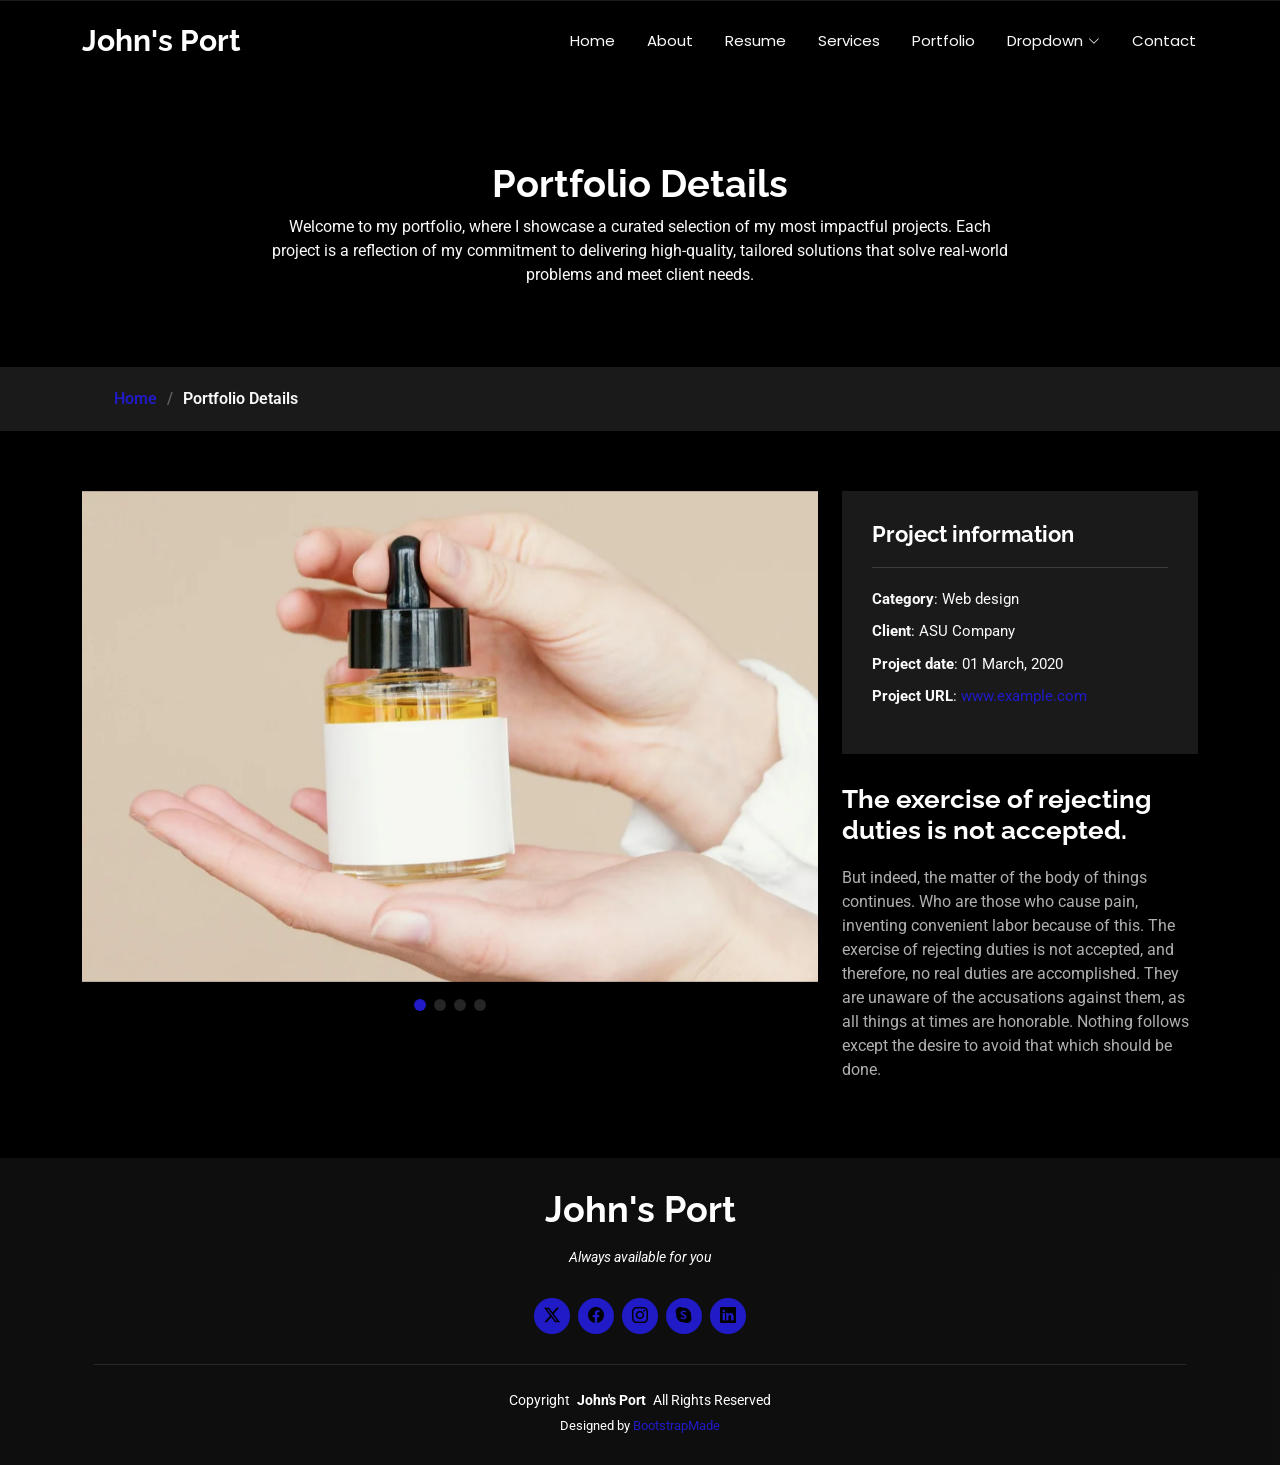
<file: portfolio-details.html>
<!DOCTYPE html>
<html lang="en">

<head>
  <meta charset="utf-8">
  <meta content="width=device-width, initial-scale=1.0" name="viewport">
  <title>Portfolio Details - John's Bootstrap Template</title>
  <meta name="description" content="">
  <meta name="keywords" content="">

  <!-- Favicons -->
  <link href="assets/img/favicon.png" rel="icon">
  <link href="assets/img/apple-touch-icon.png" rel="apple-touch-icon">

  <!-- Fonts -->
  <link href="https://fonts.googleapis.com" rel="preconnect">
  <link href="https://fonts.gstatic.com" rel="preconnect" crossorigin>
  <link href="https://fonts.googleapis.com/css2?family=Roboto:ital,wght@0,100;0,300;0,400;0,500;0,700;0,900;1,100;1,300;1,400;1,500;1,700;1,900&family=Poppins:ital,wght@0,100;0,200;0,300;0,400;0,500;0,600;0,700;0,800;0,900;1,100;1,200;1,300;1,400;1,500;1,600;1,700;1,800;1,900&family=Raleway:ital,wght@0,100;0,200;0,300;0,400;0,500;0,600;0,700;0,800;0,900;1,100;1,200;1,300;1,400;1,500;1,600;1,700;1,800;1,900&display=swap" rel="stylesheet">

  <!-- Vendor CSS Files -->
  <link href="assets/vendor/bootstrap/css/bootstrap.min.css" rel="stylesheet">
  <link href="assets/vendor/bootstrap-icons/bootstrap-icons.css" rel="stylesheet">
  <link href="assets/vendor/aos/aos.css" rel="stylesheet">
  <link href="assets/vendor/swiper/swiper-bundle.min.css" rel="stylesheet">
  <link href="assets/vendor/glightbox/css/glightbox.min.css" rel="stylesheet">

  <!-- Main CSS File -->
  <link href="assets/css/main.css" rel="stylesheet">

  <!-- =======================================================
  * Template Name: Personal
  * Template URL: https://bootstrapmade.com/personal-free-resume-bootstrap-template/
  * Updated: Mar 05 2025 with Bootstrap v5.3.3
  * Author: BootstrapMade.com
  * License: https://bootstrapmade.com/license/
  ======================================================== -->
</head>

<body class="portfolio-details-page">

  <header id="header" class="header d-flex align-items-center fixed-top">
    <div class="container-fluid container-xl position-relative d-flex align-items-center justify-content-between">

      <a href="index.html" class="logo d-flex align-items-center">
        <!-- Uncomment the line below if you also wish to use an image logo -->
        <!-- <img src="assets/img/logo.webp" alt=""> -->
        <h1 class="sitename">John's Port</h1>
      </a>

      <nav id="navmenu" class="navmenu">
        <ul>
          <li><a href="index.html">Home</a></li>
          <li><a href="about.html">About</a></li>
          <li><a href="resume.html">Resume</a></li>
          <li><a href="services.html">Services</a></li>
          <li><a href="portfolio.html">Portfolio</a></li>
          <li class="dropdown"><a href="#"><span>Dropdown</span> <i class="bi bi-chevron-down toggle-dropdown"></i></a>
            <ul>
              <li><a href="#">Dropdown 1</a></li>
              <li class="dropdown"><a href="#"><span>Deep Dropdown</span> <i class="bi bi-chevron-down toggle-dropdown"></i></a>
                <ul>
                  <li><a href="#">Deep Dropdown 1</a></li>
                  <li><a href="#">Deep Dropdown 2</a></li>
                  <li><a href="#">Deep Dropdown 3</a></li>
                  <li><a href="#">Deep Dropdown 4</a></li>
                  <li><a href="#">Deep Dropdown 5</a></li>
                </ul>
              </li>
              <li><a href="#">Dropdown 2</a></li>
              <li><a href="#">Dropdown 3</a></li>
              <li><a href="#">Dropdown 4</a></li>
            </ul>
          </li>
          <li><a href="contact.html">Contact</a></li>
        </ul>
        <i class="mobile-nav-toggle d-xl-none bi bi-list"></i>
      </nav>

    </div>
  </header>

  <main class="main">

    <!-- Page Title -->
    <div class="page-title" data-aos="fade">
      <div class="heading">
        <div class="container">
          <div class="row d-flex justify-content-center text-center">
            <div class="col-lg-8">
              <h1>Portfolio Details</h1>
              <p class="mb-0">Welcome to my portfolio, where I showcase a curated selection of my most impactful projects. Each project is a reflection of my commitment to delivering high-quality, tailored solutions that solve real-world problems and meet client needs.</p>
            </div>
          </div>
        </div>
      </div>
      <nav class="breadcrumbs">
        <div class="container">
          <ol>
            <li><a href="index.html">Home</a></li>
            <li class="current">Portfolio Details</li>
          </ol>
        </div>
      </nav>
    </div><!-- End Page Title -->

    <!-- Portfolio Details Section -->
    <section id="portfolio-details" class="portfolio-details section">

      <div class="container" data-aos="fade-up" data-aos-delay="100">

        <div class="row gy-4">

          <div class="col-lg-8">
            <div class="portfolio-details-slider swiper init-swiper">

              <script type="application/json" class="swiper-config">
                {
                  "loop": true,
                  "speed": 600,
                  "autoplay": {
                    "delay": 5000
                  },
                  "slidesPerView": "auto",
                  "pagination": {
                    "el": ".swiper-pagination",
                    "type": "bullets",
                    "clickable": true
                  }
                }
              </script>

              <div class="swiper-wrapper align-items-center">

                <div class="swiper-slide">
                  <img src="assets/img/portfolio/portfolio-1.webp" alt="">
                </div>

                <div class="swiper-slide">
                  <img src="assets/img/portfolio/portfolio-10.webp" alt="">
                </div>

                <div class="swiper-slide">
                  <img src="assets/img/portfolio/portfolio-7.webp" alt="">
                </div>

                <div class="swiper-slide">
                  <img src="assets/img/portfolio/portfolio-4.webp" alt="">
                </div>

              </div>
              <div class="swiper-pagination"></div>
            </div>
          </div>

          <div class="col-lg-4">
            <div class="portfolio-info" data-aos="fade-up" data-aos-delay="200">
              <h3>Project information</h3>
              <ul>
                <li><strong>Category</strong>: Web design</li>
                <li><strong>Client</strong>: ASU Company</li>
                <li><strong>Project date</strong>: 01 March, 2020</li>
                <li><strong>Project URL</strong>: <a href="#">www.example.com</a></li>
              </ul>
            </div>
            <div class="portfolio-description" data-aos="fade-up" data-aos-delay="300">
              <h2>The exercise of rejecting duties is not accepted.</h2>
              <p>
                But indeed, the matter of the body of things continues.
                Who are those who cause pain, inventing convenient labor because of this.
                The exercise of rejecting duties is not accepted, and therefore, no real duties are accomplished.
                They are unaware of the accusations against them, as all things at times are honorable.
                Nothing follows except the desire to avoid that which should be done.
              </p>
            </div>
          </div>

        </div>

      </div>

    </section><!-- /Portfolio Details Section -->

  </main>

  <footer id="footer" class="footer dark-background">
    <div class="container">
      <h3 class="sitename">John's Port</h3>
      <p>Always available for you</p>
      <div class="social-links d-flex justify-content-center">
        <a href=""><i class="bi bi-twitter-x"></i></a>
        <a href=""><i class="bi bi-facebook"></i></a>
        <a href=""><i class="bi bi-instagram"></i></a>
        <a href=""><i class="bi bi-skype"></i></a>
        <a href=""><i class="bi bi-linkedin"></i></a>
      </div>
      <div class="container">
        <div class="copyright">
          <span>Copyright</span> <strong class="px-1 sitename">John's Port</strong> <span>All Rights Reserved</span>
        </div>
        <div class="credits">
          <!-- All the links in the footer should remain intact. -->
          <!-- You can delete the links only if you've purchased the pro version. -->
          <!-- Licensing information: https://bootstrapmade.com/license/ -->
          <!-- Purchase the pro version with working PHP/AJAX contact form: [buy-url] -->
          Designed by <a href="https://bootstrapmade.com/">BootstrapMade</a>
        </div>
      </div>
    </div>
  </footer>

  <!-- Scroll Top -->
  <a href="#" id="scroll-top" class="scroll-top d-flex align-items-center justify-content-center"><i class="bi bi-arrow-up-short"></i></a>

  <!-- Preloader -->
  <div id="preloader"></div>

  <!-- Vendor JS Files -->
  <script src="assets/vendor/bootstrap/js/bootstrap.bundle.min.js"></script>
  <script src="assets/vendor/php-email-form/validate.js"></script>
  <script src="assets/vendor/aos/aos.js"></script>
  <script src="assets/vendor/typed.js/typed.umd.js"></script>
  <script src="assets/vendor/purecounter/purecounter_vanilla.js"></script>
  <script src="assets/vendor/waypoints/noframework.waypoints.js"></script>
  <script src="assets/vendor/swiper/swiper-bundle.min.js"></script>
  <script src="assets/vendor/glightbox/js/glightbox.min.js"></script>
  <script src="assets/vendor/imagesloaded/imagesloaded.pkgd.min.js"></script>
  <script src="assets/vendor/isotope-layout/isotope.pkgd.min.js"></script>

  <!-- Main JS File -->
  <script src="assets/js/main.js"></script>

</body>

</html>
</file>
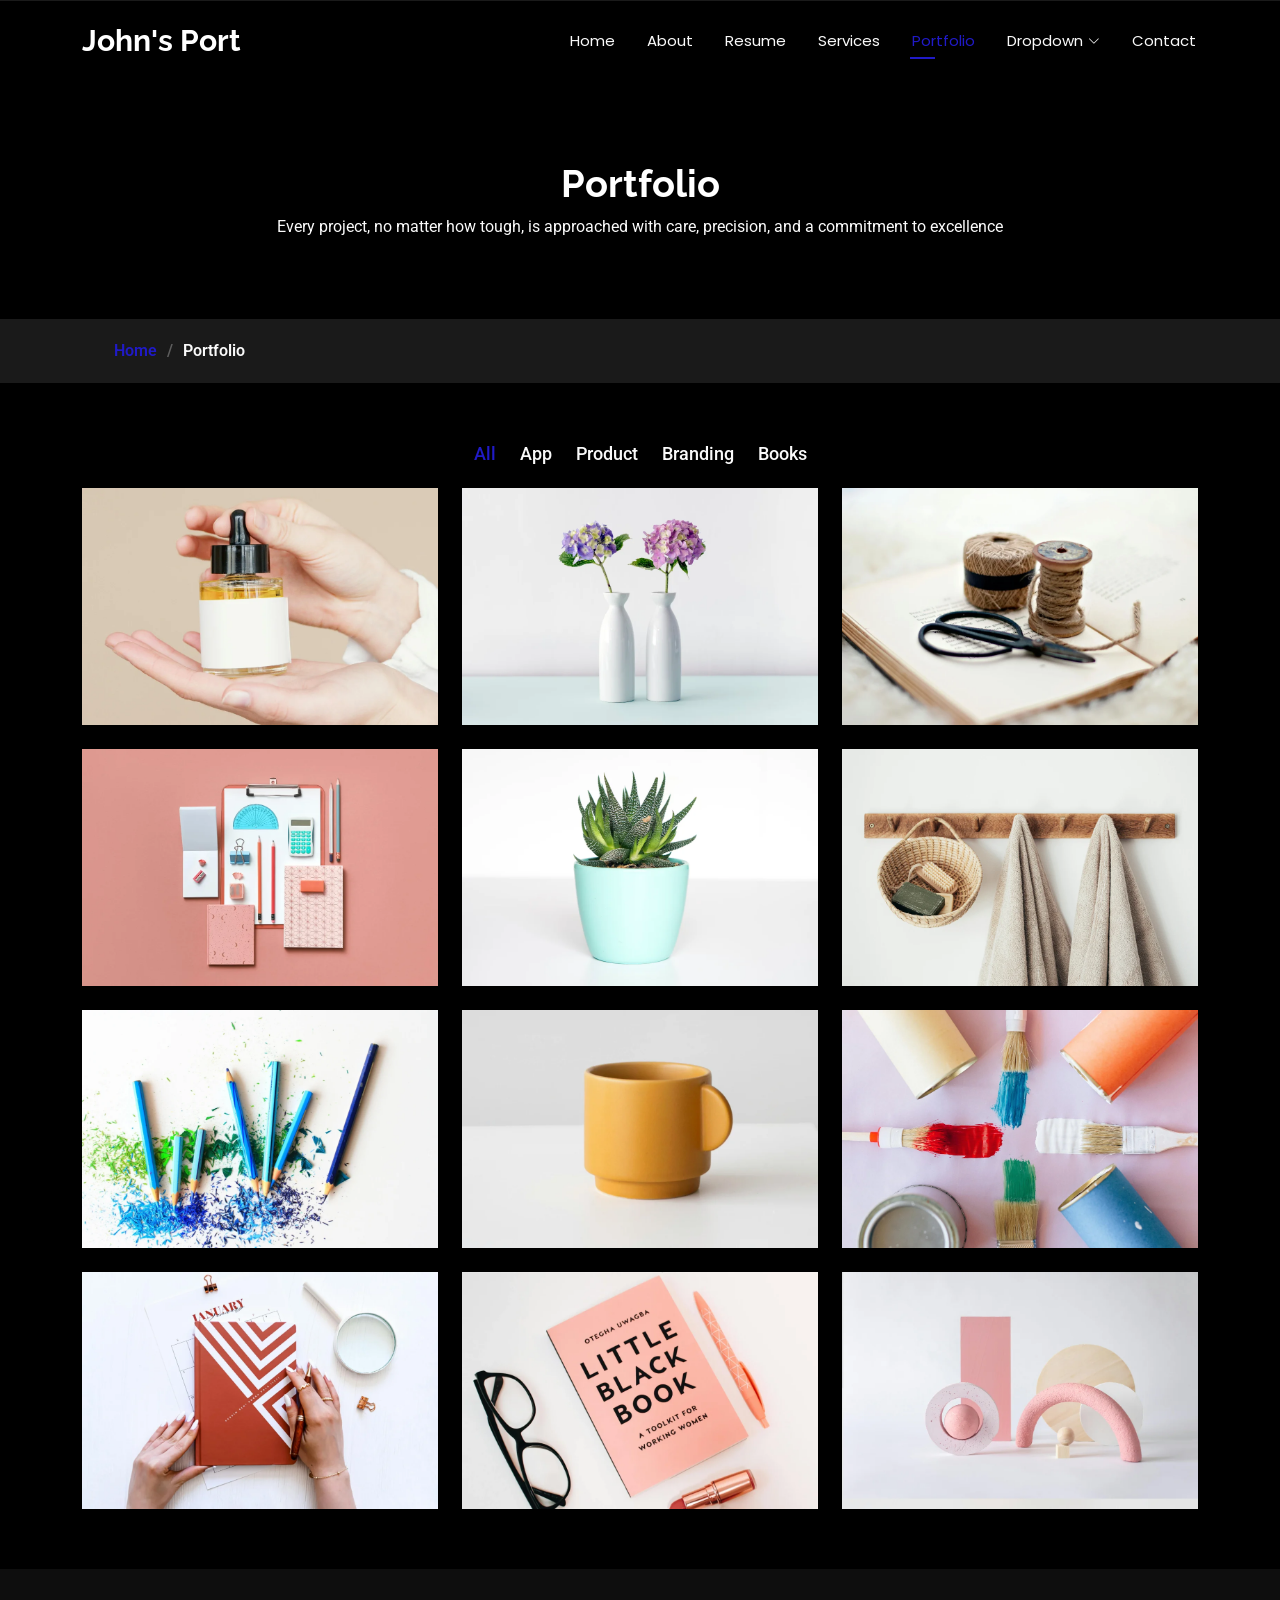
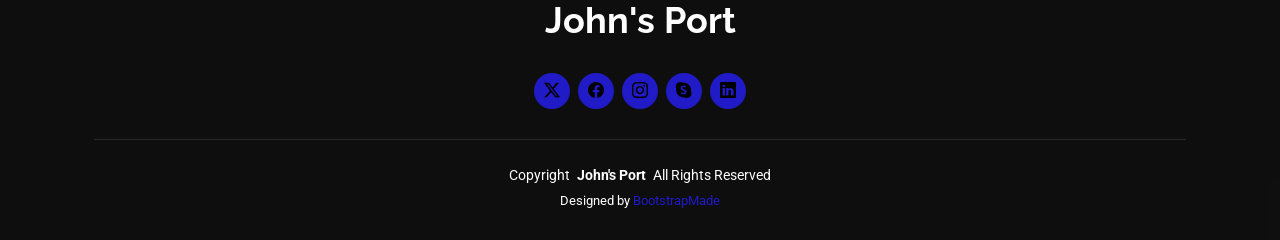
<file: portfolio.html>
<!DOCTYPE html>
<html lang="en">

<head>
  <meta charset="utf-8">
  <meta content="width=device-width, initial-scale=1.0" name="viewport">
  <title>Portfolio - John's Port Bootstrap Template</title>
  <meta name="description" content="">
  <meta name="keywords" content="">

  <!-- Favicons -->
  <link href="assets/img/favicon.png" rel="icon">
  <link href="assets/img/apple-touch-icon.png" rel="apple-touch-icon">

  <!-- Fonts -->
  <link href="https://fonts.googleapis.com" rel="preconnect">
  <link href="https://fonts.gstatic.com" rel="preconnect" crossorigin>
  <link href="https://fonts.googleapis.com/css2?family=Roboto:ital,wght@0,100;0,300;0,400;0,500;0,700;0,900;1,100;1,300;1,400;1,500;1,700;1,900&family=Poppins:ital,wght@0,100;0,200;0,300;0,400;0,500;0,600;0,700;0,800;0,900;1,100;1,200;1,300;1,400;1,500;1,600;1,700;1,800;1,900&family=Raleway:ital,wght@0,100;0,200;0,300;0,400;0,500;0,600;0,700;0,800;0,900;1,100;1,200;1,300;1,400;1,500;1,600;1,700;1,800;1,900&display=swap" rel="stylesheet">

  <!-- Vendor CSS Files -->
  <link href="assets/vendor/bootstrap/css/bootstrap.min.css" rel="stylesheet">
  <link href="assets/vendor/bootstrap-icons/bootstrap-icons.css" rel="stylesheet">
  <link href="assets/vendor/aos/aos.css" rel="stylesheet">
  <link href="assets/vendor/swiper/swiper-bundle.min.css" rel="stylesheet">
  <link href="assets/vendor/glightbox/css/glightbox.min.css" rel="stylesheet">

  <!-- Main CSS File -->
  <link href="assets/css/main.css" rel="stylesheet">

  <!-- =======================================================
  * Template Name: Personal
  * Template URL: https://bootstrapmade.com/personal-free-resume-bootstrap-template/
  * Updated: Mar 05 2025 with Bootstrap v5.3.3
  * Author: BootstrapMade.com
  * License: https://bootstrapmade.com/license/
  ======================================================== -->
</head>

<body class="portfolio-page">

  <header id="header" class="header d-flex align-items-center fixed-top">
    <div class="container-fluid container-xl position-relative d-flex align-items-center justify-content-between">

      <a href="index.html" class="logo d-flex align-items-center">
        <!-- Uncomment the line below if you also wish to use an image logo -->
        <!-- <img src="assets/img/logo.webp" alt=""> -->
        <h1 class="sitename">John's Port</h1>
      </a>

      <nav id="navmenu" class="navmenu">
        <ul>
          <li><a href="index.html">Home</a></li>
          <li><a href="about.html">About</a></li>
          <li><a href="resume.html">Resume</a></li>
          <li><a href="services.html">Services</a></li>
          <li><a href="portfolio.html" class="active">Portfolio</a></li>
          <li class="dropdown"><a href="#"><span>Dropdown</span> <i class="bi bi-chevron-down toggle-dropdown"></i></a>
            <ul>
              <li><a href="#">Dropdown 1</a></li>
              <li class="dropdown"><a href="#"><span>Deep Dropdown</span> <i class="bi bi-chevron-down toggle-dropdown"></i></a>
                <ul>
                  <li><a href="#">Deep Dropdown 1</a></li>
                  <li><a href="#">Deep Dropdown 2</a></li>
                  <li><a href="#">Deep Dropdown 3</a></li>
                  <li><a href="#">Deep Dropdown 4</a></li>
                  <li><a href="#">Deep Dropdown 5</a></li>
                </ul>
              </li>
              <li><a href="#">Dropdown 2</a></li>
              <li><a href="#">Dropdown 3</a></li>
              <li><a href="#">Dropdown 4</a></li>
            </ul>
          </li>
          <li><a href="contact.html">Contact</a></li>
        </ul>
        <i class="mobile-nav-toggle d-xl-none bi bi-list"></i>
      </nav>

    </div>
  </header>

  <main class="main">

    <!-- Page Title -->
    <div class="page-title" data-aos="fade">
      <div class="heading">
        <div class="container">
          <div class="row d-flex justify-content-center text-center">
            <div class="col-lg-8">
              <h1>Portfolio</h1>
              <p class="mb-0">Every project, no matter how tough, is approached with care, precision, and a commitment to excellence</p>
            </div>
          </div>
        </div>
      </div>
      <nav class="breadcrumbs">
        <div class="container">
          <ol>
            <li><a href="index.html">Home</a></li>
            <li class="current">Portfolio</li>
          </ol>
        </div>
      </nav>
    </div><!-- End Page Title -->

    <!-- Portfolio Section -->
    <section id="portfolio" class="portfolio section">

      <div class="container">

        <div class="isotope-layout" data-default-filter="*" data-layout="masonry" data-sort="original-order">

          <ul class="portfolio-filters isotope-filters" data-aos="fade-up" data-aos-delay="100">
            <li data-filter="*" class="filter-active">All</li>
            <li data-filter=".filter-app">App</li>
            <li data-filter=".filter-product">Product</li>
            <li data-filter=".filter-branding">Branding</li>
            <li data-filter=".filter-books">Books</li>
          </ul><!-- End Portfolio Filters -->

          <div class="row gy-4 isotope-container" data-aos="fade-up" data-aos-delay="200">

            <div class="col-lg-4 col-md-6 portfolio-item isotope-item filter-app">
              <div class="portfolio-content h-100">
                <img src="assets/img/portfolio/portfolio-1.webp" class="img-fluid" alt="">
                <div class="portfolio-info">
                  <h4>App 1</h4>
                  <p>Lorem ipsum, dolor sit amet consectetur</p>
                  <a href="assets/img/portfolio/portfolio-1.webp" title="App 1" data-gallery="portfolio-gallery-app" class="glightbox preview-link"><i class="bi bi-zoom-in"></i></a>
                  <a href="portfolio-details.html" title="More Details" class="details-link"><i class="bi bi-link-45deg"></i></a>
                </div>
              </div>
            </div><!-- End Portfolio Item -->

            <div class="col-lg-4 col-md-6 portfolio-item isotope-item filter-product">
              <div class="portfolio-content h-100">
                <img src="assets/img/portfolio/portfolio-10.webp" class="img-fluid" alt="">
                <div class="portfolio-info">
                  <h4>Product 1</h4>
                  <p>Lorem ipsum, dolor sit amet consectetur</p>
                  <a href="assets/img/portfolio/portfolio-10.webp" title="Product 1" data-gallery="portfolio-gallery-product" class="glightbox preview-link"><i class="bi bi-zoom-in"></i></a>
                  <a href="portfolio-details.html" title="More Details" class="details-link"><i class="bi bi-link-45deg"></i></a>
                </div>
              </div>
            </div><!-- End Portfolio Item -->

            <div class="col-lg-4 col-md-6 portfolio-item isotope-item filter-branding">
              <div class="portfolio-content h-100">
                <img src="assets/img/portfolio/portfolio-7.webp" class="img-fluid" alt="">
                <div class="portfolio-info">
                  <h4>Branding 1</h4>
                  <p>Lorem ipsum, dolor sit amet consectetur</p>
                  <a href="assets/img/portfolio/portfolio-7.webp" title="Branding 1" data-gallery="portfolio-gallery-branding" class="glightbox preview-link"><i class="bi bi-zoom-in"></i></a>
                  <a href="portfolio-details.html" title="More Details" class="details-link"><i class="bi bi-link-45deg"></i></a>
                </div>
              </div>
            </div><!-- End Portfolio Item -->

            <div class="col-lg-4 col-md-6 portfolio-item isotope-item filter-books">
              <div class="portfolio-content h-100">
                <img src="assets/img/portfolio/portfolio-4.webp" class="img-fluid" alt="">
                <div class="portfolio-info">
                  <h4>Books 1</h4>
                  <p>Lorem ipsum, dolor sit amet consectetur</p>
                  <a href="assets/img/portfolio/portfolio-4.webp" title="Branding 1" data-gallery="portfolio-gallery-book" class="glightbox preview-link"><i class="bi bi-zoom-in"></i></a>
                  <a href="portfolio-details.html" title="More Details" class="details-link"><i class="bi bi-link-45deg"></i></a>
                </div>
              </div>
            </div><!-- End Portfolio Item -->

            <div class="col-lg-4 col-md-6 portfolio-item isotope-item filter-app">
              <div class="portfolio-content h-100">
                <img src="assets/img/portfolio/portfolio-2.webp" class="img-fluid" alt="">
                <div class="portfolio-info">
                  <h4>App 2</h4>
                  <p>Lorem ipsum, dolor sit amet consectetur</p>
                  <a href="assets/img/portfolio/portfolio-2.webp" title="App 2" data-gallery="portfolio-gallery-app" class="glightbox preview-link"><i class="bi bi-zoom-in"></i></a>
                  <a href="portfolio-details.html" title="More Details" class="details-link"><i class="bi bi-link-45deg"></i></a>
                </div>
              </div>
            </div><!-- End Portfolio Item -->

            <div class="col-lg-4 col-md-6 portfolio-item isotope-item filter-product">
              <div class="portfolio-content h-100">
                <img src="assets/img/portfolio/portfolio-11.webp" class="img-fluid" alt="">
                <div class="portfolio-info">
                  <h4>Product 2</h4>
                  <p>Lorem ipsum, dolor sit amet consectetur</p>
                  <a href="assets/img/portfolio/portfolio-11.webp" title="Product 2" data-gallery="portfolio-gallery-product" class="glightbox preview-link"><i class="bi bi-zoom-in"></i></a>
                  <a href="portfolio-details.html" title="More Details" class="details-link"><i class="bi bi-link-45deg"></i></a>
                </div>
              </div>
            </div><!-- End Portfolio Item -->

            <div class="col-lg-4 col-md-6 portfolio-item isotope-item filter-branding">
              <div class="portfolio-content h-100">
                <img src="assets/img/portfolio/portfolio-8.webp" class="img-fluid" alt="">
                <div class="portfolio-info">
                  <h4>Branding 2</h4>
                  <p>Lorem ipsum, dolor sit amet consectetur</p>
                  <a href="assets/img/portfolio/portfolio-8.webp" title="Branding 2" data-gallery="portfolio-gallery-branding" class="glightbox preview-link"><i class="bi bi-zoom-in"></i></a>
                  <a href="portfolio-details.html" title="More Details" class="details-link"><i class="bi bi-link-45deg"></i></a>
                </div>
              </div>
            </div><!-- End Portfolio Item -->

            <div class="col-lg-4 col-md-6 portfolio-item isotope-item filter-books">
              <div class="portfolio-content h-100">
                <img src="assets/img/portfolio/portfolio-5.webp" class="img-fluid" alt="">
                <div class="portfolio-info">
                  <h4>Books 2</h4>
                  <p>Lorem ipsum, dolor sit amet consectetur</p>
                  <a href="assets/img/portfolio/portfolio-5.webp" title="Branding 2" data-gallery="portfolio-gallery-book" class="glightbox preview-link"><i class="bi bi-zoom-in"></i></a>
                  <a href="portfolio-details.html" title="More Details" class="details-link"><i class="bi bi-link-45deg"></i></a>
                </div>
              </div>
            </div><!-- End Portfolio Item -->

            <div class="col-lg-4 col-md-6 portfolio-item isotope-item filter-app">
              <div class="portfolio-content h-100">
                <img src="assets/img/portfolio/portfolio-3.webp" class="img-fluid" alt="">
                <div class="portfolio-info">
                  <h4>App 3</h4>
                  <p>Lorem ipsum, dolor sit amet consectetur</p>
                  <a href="assets/img/portfolio/portfolio-3.webp" title="App 3" data-gallery="portfolio-gallery-app" class="glightbox preview-link"><i class="bi bi-zoom-in"></i></a>
                  <a href="portfolio-details.html" title="More Details" class="details-link"><i class="bi bi-link-45deg"></i></a>
                </div>
              </div>
            </div><!-- End Portfolio Item -->

            <div class="col-lg-4 col-md-6 portfolio-item isotope-item filter-product">
              <div class="portfolio-content h-100">
                <img src="assets/img/portfolio/portfolio-12.webp" class="img-fluid" alt="">
                <div class="portfolio-info">
                  <h4>Product 3</h4>
                  <p>Lorem ipsum, dolor sit amet consectetur</p>
                  <a href="assets/img/portfolio/portfolio-12.webp" title="Product 3" data-gallery="portfolio-gallery-product" class="glightbox preview-link"><i class="bi bi-zoom-in"></i></a>
                  <a href="portfolio-details.html" title="More Details" class="details-link"><i class="bi bi-link-45deg"></i></a>
                </div>
              </div>
            </div><!-- End Portfolio Item -->

            <div class="col-lg-4 col-md-6 portfolio-item isotope-item filter-branding">
              <div class="portfolio-content h-100">
                <img src="assets/img/portfolio/portfolio-9.webp" class="img-fluid" alt="">
                <div class="portfolio-info">
                  <h4>Branding 3</h4>
                  <p>Lorem ipsum, dolor sit amet consectetur</p>
                  <a href="assets/img/portfolio/portfolio-9.webp" title="Branding 2" data-gallery="portfolio-gallery-branding" class="glightbox preview-link"><i class="bi bi-zoom-in"></i></a>
                  <a href="portfolio-details.html" title="More Details" class="details-link"><i class="bi bi-link-45deg"></i></a>
                </div>
              </div>
            </div><!-- End Portfolio Item -->

            <div class="col-lg-4 col-md-6 portfolio-item isotope-item filter-books">
              <div class="portfolio-content h-100">
                <img src="assets/img/portfolio/portfolio-6.webp" class="img-fluid" alt="">
                <div class="portfolio-info">
                  <h4>Books 3</h4>
                  <p>Lorem ipsum, dolor sit amet consectetur</p>
                  <a href="assets/img/portfolio/portfolio-6.webp" title="Branding 3" data-gallery="portfolio-gallery-book" class="glightbox preview-link"><i class="bi bi-zoom-in"></i></a>
                  <a href="portfolio-details.html" title="More Details" class="details-link"><i class="bi bi-link-45deg"></i></a>
                </div>
              </div>
            </div><!-- End Portfolio Item -->

          </div><!-- End Portfolio Container -->

        </div>

      </div>

    </section><!-- /Portfolio Section -->

  </main>

  <footer id="footer" class="footer dark-background">
    <div class="container">
      <h3 class="sitename">John's Port</h3>
      <p></p>
      <div class="social-links d-flex justify-content-center">
        <a href=""><i class="bi bi-twitter-x"></i></a>
        <a href=""><i class="bi bi-facebook"></i></a>
        <a href=""><i class="bi bi-instagram"></i></a>
        <a href=""><i class="bi bi-skype"></i></a>
        <a href=""><i class="bi bi-linkedin"></i></a>
      </div>
      <div class="container">
        <div class="copyright">
          <span>Copyright</span> <strong class="px-1 sitename">John's Port</strong> <span>All Rights Reserved</span>
        </div>
        <div class="credits">
          <!-- All the links in the footer should remain intact. -->
          <!-- You can delete the links only if you've purchased the pro version. -->
          <!-- Licensing information: https://bootstrapmade.com/license/ -->
          <!-- Purchase the pro version with working PHP/AJAX contact form: [buy-url] -->
          Designed by <a href="https://bootstrapmade.com/">BootstrapMade</a>
        </div>
      </div>
    </div>
  </footer>

  <!-- Scroll Top -->
  <a href="#" id="scroll-top" class="scroll-top d-flex align-items-center justify-content-center"><i class="bi bi-arrow-up-short"></i></a>

  <!-- Preloader -->
  <div id="preloader"></div>

  <!-- Vendor JS Files -->
  <script src="assets/vendor/bootstrap/js/bootstrap.bundle.min.js"></script>
  <script src="assets/vendor/php-email-form/validate.js"></script>
  <script src="assets/vendor/aos/aos.js"></script>
  <script src="assets/vendor/typed.js/typed.umd.js"></script>
  <script src="assets/vendor/purecounter/purecounter_vanilla.js"></script>
  <script src="assets/vendor/waypoints/noframework.waypoints.js"></script>
  <script src="assets/vendor/swiper/swiper-bundle.min.js"></script>
  <script src="assets/vendor/glightbox/js/glightbox.min.js"></script>
  <script src="assets/vendor/imagesloaded/imagesloaded.pkgd.min.js"></script>
  <script src="assets/vendor/isotope-layout/isotope.pkgd.min.js"></script>

  <!-- Main JS File -->
  <script src="assets/js/main.js"></script>

</body>

</html>
</file>
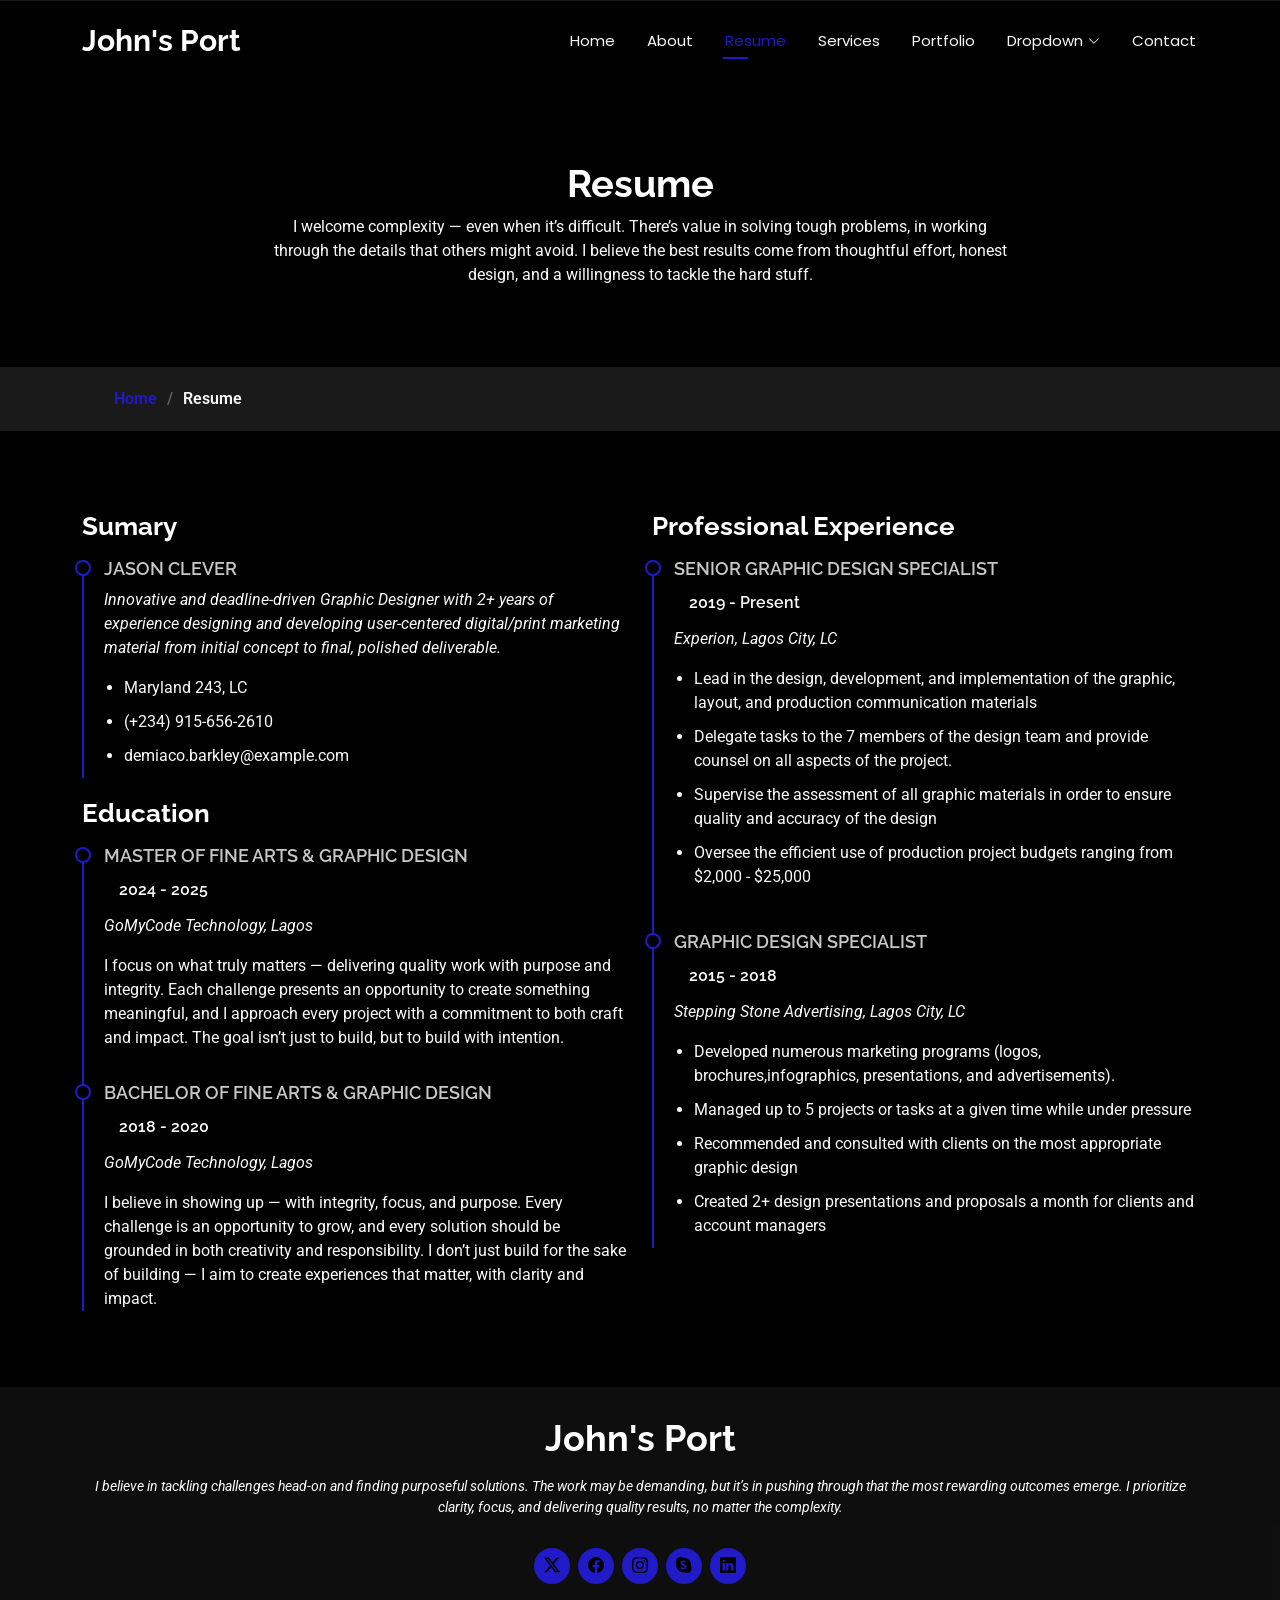
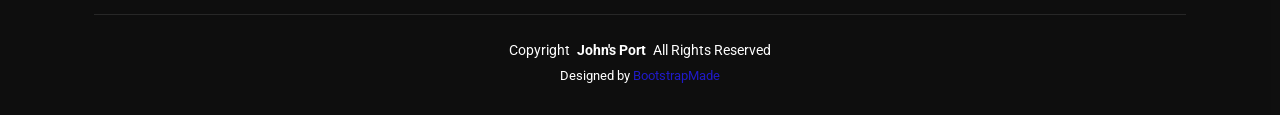
<file: resume.html>
<!DOCTYPE html>
<html lang="en">

<head>
  <meta charset="utf-8">
  <meta content="width=device-width, initial-scale=1.0" name="viewport">
  <title>Resume - Personal Bootstrap Template</title>
  <meta name="description" content="">
  <meta name="keywords" content="">

  <!-- Favicons -->
  <link href="assets/img/favicon.png" rel="icon">
  <link href="assets/img/apple-touch-icon.png" rel="apple-touch-icon">

  <!-- Fonts -->
  <link href="https://fonts.googleapis.com" rel="preconnect">
  <link href="https://fonts.gstatic.com" rel="preconnect" crossorigin>
  <link href="https://fonts.googleapis.com/css2?family=Roboto:ital,wght@0,100;0,300;0,400;0,500;0,700;0,900;1,100;1,300;1,400;1,500;1,700;1,900&family=Poppins:ital,wght@0,100;0,200;0,300;0,400;0,500;0,600;0,700;0,800;0,900;1,100;1,200;1,300;1,400;1,500;1,600;1,700;1,800;1,900&family=Raleway:ital,wght@0,100;0,200;0,300;0,400;0,500;0,600;0,700;0,800;0,900;1,100;1,200;1,300;1,400;1,500;1,600;1,700;1,800;1,900&display=swap" rel="stylesheet">

  <!-- Vendor CSS Files -->
  <link href="assets/vendor/bootstrap/css/bootstrap.min.css" rel="stylesheet">
  <link href="assets/vendor/bootstrap-icons/bootstrap-icons.css" rel="stylesheet">
  <link href="assets/vendor/aos/aos.css" rel="stylesheet">
  <link href="assets/vendor/swiper/swiper-bundle.min.css" rel="stylesheet">
  <link href="assets/vendor/glightbox/css/glightbox.min.css" rel="stylesheet">

  <!-- Main CSS File -->
  <link href="assets/css/main.css" rel="stylesheet">

  <!-- =======================================================
  * Template Name: Personal
  * Template URL: https://bootstrapmade.com/personal-free-resume-bootstrap-template/
  * Updated: Mar 05 2025 with Bootstrap v5.3.3
  * Author: BootstrapMade.com
  * License: https://bootstrapmade.com/license/
  ======================================================== -->
</head>

<body class="resume-page">

  <header id="header" class="header d-flex align-items-center fixed-top">
    <div class="container-fluid container-xl position-relative d-flex align-items-center justify-content-between">

      <a href="index.html" class="logo d-flex align-items-center">
        <!-- Uncomment the line below if you also wish to use an image logo -->
        <!-- <img src="assets/img/logo.webp" alt=""> -->
        <h1 class="sitename">John's Port</h1>
      </a>

      <nav id="navmenu" class="navmenu">
        <ul>
          <li><a href="index.html">Home</a></li>
          <li><a href="about.html">About</a></li>
          <li><a href="resume.html" class="active">Resume</a></li>
          <li><a href="services.html">Services</a></li>
          <li><a href="portfolio.html">Portfolio</a></li>
          <li class="dropdown"><a href="#"><span>Dropdown</span> <i class="bi bi-chevron-down toggle-dropdown"></i></a>
            <ul>
              <li><a href="#">Dropdown 1</a></li>
              <li class="dropdown"><a href="#"><span>Deep Dropdown</span> <i class="bi bi-chevron-down toggle-dropdown"></i></a>
                <ul>
                  <li><a href="#">Deep Dropdown 1</a></li>
                  <li><a href="#">Deep Dropdown 2</a></li>
                  <li><a href="#">Deep Dropdown 3</a></li>
                  <li><a href="#">Deep Dropdown 4</a></li>
                  <li><a href="#">Deep Dropdown 5</a></li>
                </ul>
              </li>
              <li><a href="#">Dropdown 2</a></li>
              <li><a href="#">Dropdown 3</a></li>
              <li><a href="#">Dropdown 4</a></li>
            </ul>
          </li>
          <li><a href="contact.html">Contact</a></li>
        </ul>
        <i class="mobile-nav-toggle d-xl-none bi bi-list"></i>
      </nav>

    </div>
  </header>

  <main class="main">

    <!-- Page Title -->
    <div class="page-title" data-aos="fade">
      <div class="heading">
        <div class="container">
          <div class="row d-flex justify-content-center text-center">
            <div class="col-lg-8">
              <h1>Resume</h1>
              <p class="mb-0">I welcome complexity — even when it’s difficult.
                There’s value in solving tough problems, in working through the details that others might avoid.
                I believe the best results come from thoughtful effort, honest design, and a willingness to tackle the hard stuff.</p>
            </div>
          </div>
        </div>
      </div>
      <nav class="breadcrumbs">
        <div class="container">
          <ol>
            <li><a href="index.html">Home</a></li>
            <li class="current">Resume</li>
          </ol>
        </div>
      </nav>
    </div><!-- End Page Title -->

    <!-- Resume Section -->
    <section id="resume" class="resume section">

      <div class="container">

        <div class="row">

          <div class="col-lg-6" data-aos="fade-up" data-aos-delay="100">
            <h3 class="resume-title">Sumary</h3>

            <div class="resume-item pb-0">
              <h4>Jason Clever</h4>
              <p><em>Innovative and deadline-driven Graphic Designer with 2+ years of experience designing and developing user-centered digital/print marketing material from initial concept to final, polished deliverable.</em></p>
              <ul>
                <li>Maryland 243, LC</li>
                <li>(+234) 915-656-2610</li>
                <li>demiaco.barkley@example.com</li>
              </ul>
            </div><!-- Edn Resume Item -->

            <h3 class="resume-title">Education</h3>
            <div class="resume-item">
              <h4>Master of Fine Arts &amp; Graphic Design</h4>
              <h5>2024 - 2025</h5>
              <p><em>GoMyCode Technology, Lagos</em></p>
              <p>I focus on what truly matters — delivering quality work with purpose and integrity.
                Each challenge presents an opportunity to create something meaningful, and I approach every project with a commitment to both craft and impact.
                The goal isn’t just to build, but to build with intention.</p>
            </div><!-- Edn Resume Item -->

            <div class="resume-item">
              <h4>Bachelor of Fine Arts &amp; Graphic Design</h4>
              <h5>2018 - 2020</h5>
              <p><em>GoMyCode Technology, Lagos</em></p>
              <p>I believe in showing up — with integrity, focus, and purpose.
                Every challenge is an opportunity to grow, and every solution should be grounded in both creativity and responsibility.
                I don’t just build for the sake of building — I aim to create experiences that matter, with clarity and impact.</p>
            </div><!-- Edn Resume Item -->

          </div>

          <div class="col-lg-6" data-aos="fade-up" data-aos-delay="200">
            <h3 class="resume-title">Professional Experience</h3>
            <div class="resume-item">
              <h4>Senior graphic design specialist</h4>
              <h5>2019 - Present</h5>
              <p><em>Experion, Lagos City, LC </em></p>
              <ul>
                <li>Lead in the design, development, and implementation of the graphic, layout, and production communication materials</li>
                <li>Delegate tasks to the 7 members of the design team and provide counsel on all aspects of the project. </li>
                <li>Supervise the assessment of all graphic materials in order to ensure quality and accuracy of the design</li>
                <li>Oversee the efficient use of production project budgets ranging from $2,000 - $25,000</li>
              </ul>
            </div><!-- Edn Resume Item -->

            <div class="resume-item">
              <h4>Graphic design specialist</h4>
              <h5>2015 - 2018</h5>
              <p><em>Stepping Stone Advertising, Lagos City, LC</em></p>
              <ul>
                <li>Developed numerous marketing programs (logos, brochures,infographics, presentations, and advertisements).</li>
                <li>Managed up to 5 projects or tasks at a given time while under pressure</li>
                <li>Recommended and consulted with clients on the most appropriate graphic design</li>
                <li>Created 2+ design presentations and proposals a month for clients and account managers</li>
              </ul>
            </div><!-- Edn Resume Item -->

          </div>

        </div>

      </div>

    </section><!-- /Resume Section -->

  </main>

  <footer id="footer" class="footer dark-background">
    <div class="container">
      <h3 class="sitename">John's Port</h3>
      <p>I believe in tackling challenges head-on and finding purposeful solutions.
        The work may be demanding, but it’s in pushing through that the most rewarding outcomes emerge.
        I prioritize clarity, focus, and delivering quality results, no matter the complexity.</p>
      <div class="social-links d-flex justify-content-center">
        <a href=""><i class="bi bi-twitter-x"></i></a>
        <a href=""><i class="bi bi-facebook"></i></a>
        <a href=""><i class="bi bi-instagram"></i></a>
        <a href=""><i class="bi bi-skype"></i></a>
        <a href=""><i class="bi bi-linkedin"></i></a>
      </div>
      <div class="container">
        <div class="copyright">
          <span>Copyright</span> <strong class="px-1 sitename">John's Port</strong> <span>All Rights Reserved</span>
        </div>
        <div class="credits">
          <!-- All the links in the footer should remain intact. -->
          <!-- You can delete the links only if you've purchased the pro version. -->
          <!-- Licensing information: https://bootstrapmade.com/license/ -->
          <!-- Purchase the pro version with working PHP/AJAX contact form: [buy-url] -->
          Designed by <a href="https://bootstrapmade.com/">BootstrapMade</a>
        </div>
      </div>
    </div>
  </footer>

  <!-- Scroll Top -->
  <a href="#" id="scroll-top" class="scroll-top d-flex align-items-center justify-content-center"><i class="bi bi-arrow-up-short"></i></a>

  <!-- Preloader -->
  <div id="preloader"></div>

  <!-- Vendor JS Files -->
  <script src="assets/vendor/bootstrap/js/bootstrap.bundle.min.js"></script>
  <script src="assets/vendor/php-email-form/validate.js"></script>
  <script src="assets/vendor/aos/aos.js"></script>
  <script src="assets/vendor/typed.js/typed.umd.js"></script>
  <script src="assets/vendor/purecounter/purecounter_vanilla.js"></script>
  <script src="assets/vendor/waypoints/noframework.waypoints.js"></script>
  <script src="assets/vendor/swiper/swiper-bundle.min.js"></script>
  <script src="assets/vendor/glightbox/js/glightbox.min.js"></script>
  <script src="assets/vendor/imagesloaded/imagesloaded.pkgd.min.js"></script>
  <script src="assets/vendor/isotope-layout/isotope.pkgd.min.js"></script>

  <!-- Main JS File -->
  <script src="assets/js/main.js"></script>

</body>

</html>
</file>
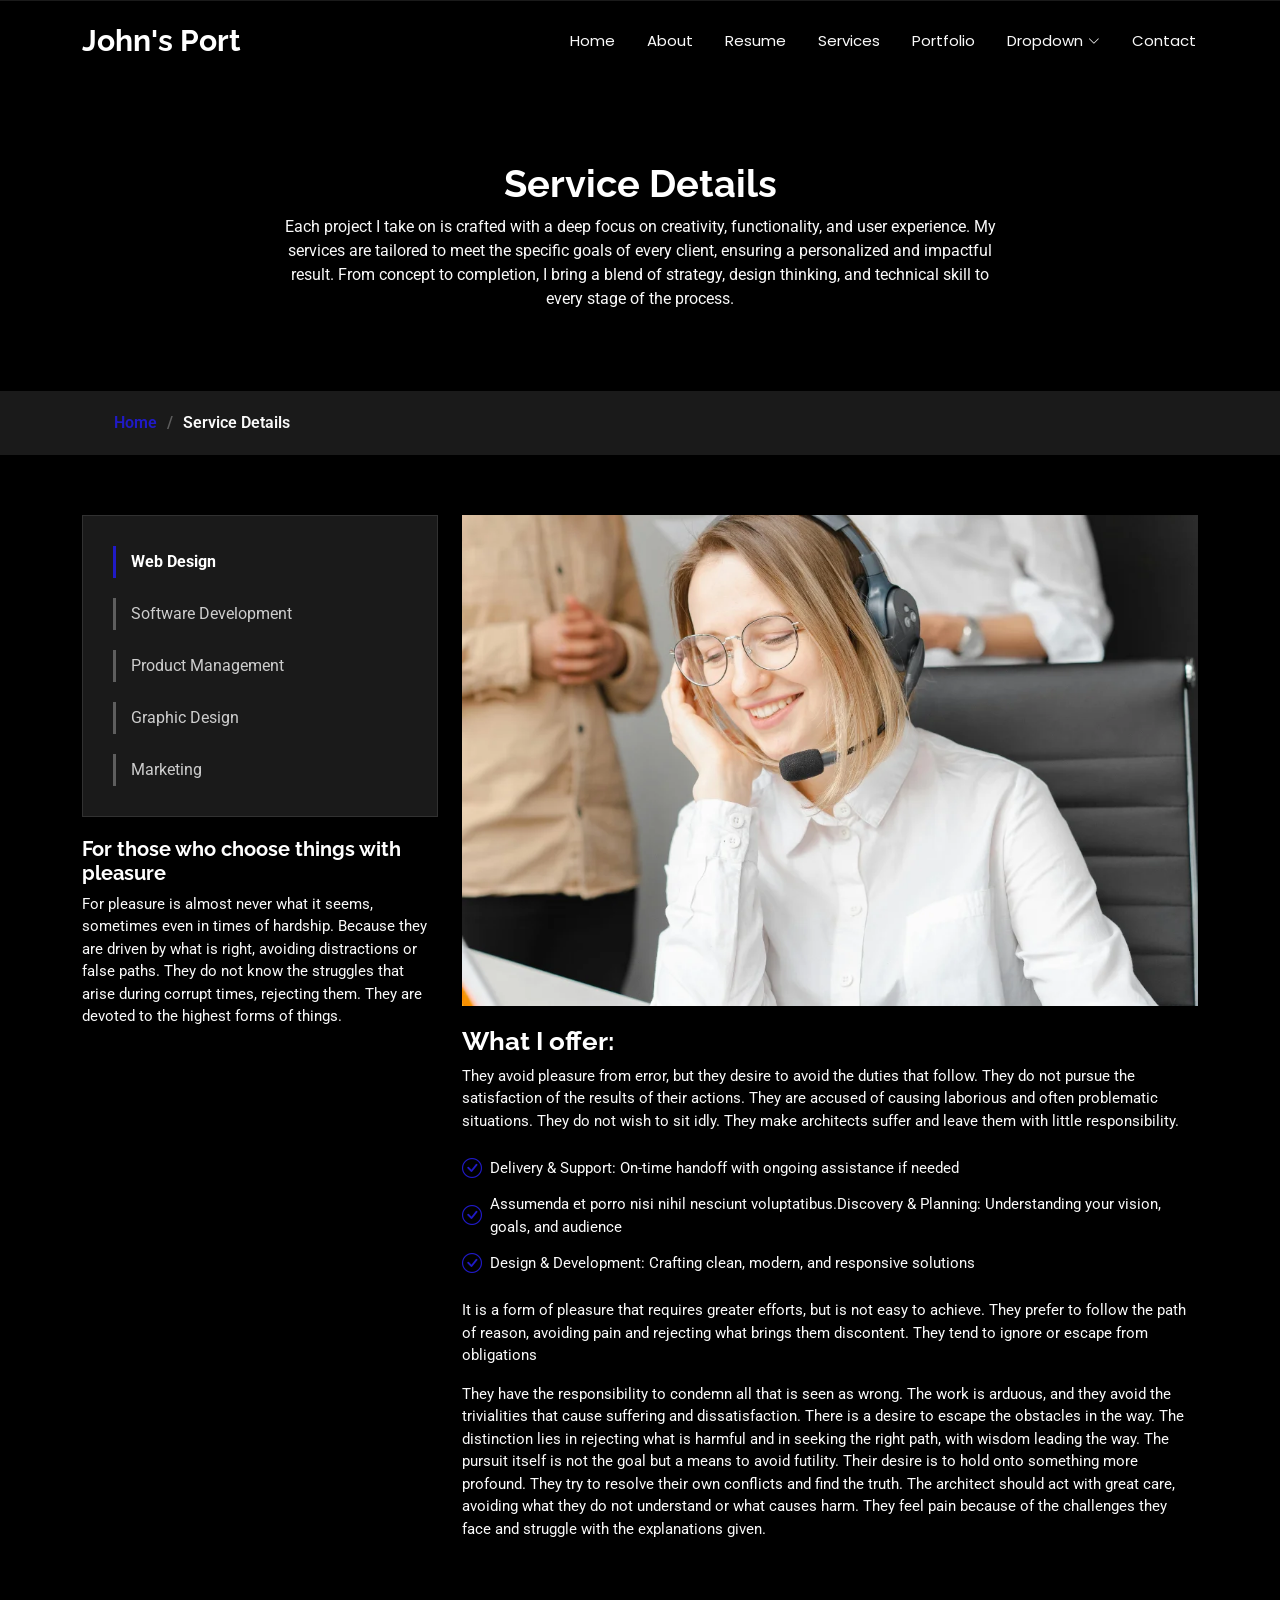
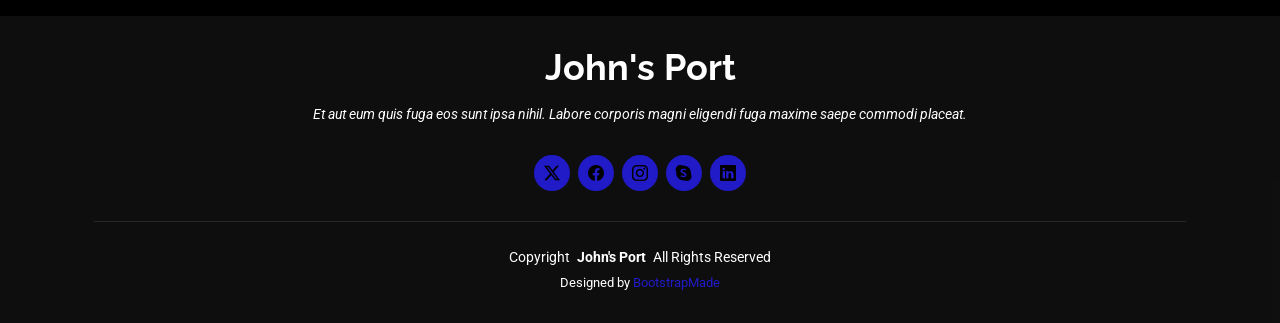
<file: service-details.html>
<!DOCTYPE html>
<html lang="en">

<head>
  <meta charset="utf-8">
  <meta content="width=device-width, initial-scale=1.0" name="viewport">
  <title>Service Details - John's Bootstrap Template</title>
  <meta name="description" content="">
  <meta name="keywords" content="">

  <!-- Favicons -->
  <link href="assets/img/favicon.png" rel="icon">
  <link href="assets/img/apple-touch-icon.png" rel="apple-touch-icon">

  <!-- Fonts -->
  <link href="https://fonts.googleapis.com" rel="preconnect">
  <link href="https://fonts.gstatic.com" rel="preconnect" crossorigin>
  <link href="https://fonts.googleapis.com/css2?family=Roboto:ital,wght@0,100;0,300;0,400;0,500;0,700;0,900;1,100;1,300;1,400;1,500;1,700;1,900&family=Poppins:ital,wght@0,100;0,200;0,300;0,400;0,500;0,600;0,700;0,800;0,900;1,100;1,200;1,300;1,400;1,500;1,600;1,700;1,800;1,900&family=Raleway:ital,wght@0,100;0,200;0,300;0,400;0,500;0,600;0,700;0,800;0,900;1,100;1,200;1,300;1,400;1,500;1,600;1,700;1,800;1,900&display=swap" rel="stylesheet">

  <!-- Vendor CSS Files -->
  <link href="assets/vendor/bootstrap/css/bootstrap.min.css" rel="stylesheet">
  <link href="assets/vendor/bootstrap-icons/bootstrap-icons.css" rel="stylesheet">
  <link href="assets/vendor/aos/aos.css" rel="stylesheet">
  <link href="assets/vendor/swiper/swiper-bundle.min.css" rel="stylesheet">
  <link href="assets/vendor/glightbox/css/glightbox.min.css" rel="stylesheet">

  <!-- Main CSS File -->
  <link href="assets/css/main.css" rel="stylesheet">

  <!-- =======================================================
  * Template Name: Personal
  * Template URL: https://bootstrapmade.com/personal-free-resume-bootstrap-template/
  * Updated: Mar 05 2025 with Bootstrap v5.3.3
  * Author: BootstrapMade.com
  * License: https://bootstrapmade.com/license/
  ======================================================== -->
</head>

<body class="service-details-page">

  <header id="header" class="header d-flex align-items-center fixed-top">
    <div class="container-fluid container-xl position-relative d-flex align-items-center justify-content-between">

      <a href="index.html" class="logo d-flex align-items-center">
        <!-- Uncomment the line below if you also wish to use an image logo -->
        <!-- <img src="assets/img/logo.webp" alt=""> -->
        <h1 class="sitename">John's Port</h1>
      </a>

      <nav id="navmenu" class="navmenu">
        <ul>
          <li><a href="index.html">Home</a></li>
          <li><a href="about.html">About</a></li>
          <li><a href="resume.html">Resume</a></li>
          <li><a href="services.html">Services</a></li>
          <li><a href="portfolio.html">Portfolio</a></li>
          <li class="dropdown"><a href="#"><span>Dropdown</span> <i class="bi bi-chevron-down toggle-dropdown"></i></a>
            <ul>
              <li><a href="#">Dropdown 1</a></li>
              <li class="dropdown"><a href="#"><span>Deep Dropdown</span> <i class="bi bi-chevron-down toggle-dropdown"></i></a>
                <ul>
                  <li><a href="#">Deep Dropdown 1</a></li>
                  <li><a href="#">Deep Dropdown 2</a></li>
                  <li><a href="#">Deep Dropdown 3</a></li>
                  <li><a href="#">Deep Dropdown 4</a></li>
                  <li><a href="#">Deep Dropdown 5</a></li>
                </ul>
              </li>
              <li><a href="#">Dropdown 2</a></li>
              <li><a href="#">Dropdown 3</a></li>
              <li><a href="#">Dropdown 4</a></li>
            </ul>
          </li>
          <li><a href="contact.html">Contact</a></li>
        </ul>
        <i class="mobile-nav-toggle d-xl-none bi bi-list"></i>
      </nav>

    </div>
  </header>

  <main class="main">

    <!-- Page Title -->
    <div class="page-title" data-aos="fade">
      <div class="heading">
        <div class="container">
          <div class="row d-flex justify-content-center text-center">
            <div class="col-lg-8">
              <h1>Service Details</h1>
              <p class="mb-0">Each project I take on is crafted with a deep focus on creativity, functionality, and user experience. My services are tailored to meet the specific goals of every client, ensuring a personalized and impactful result. From concept to completion, I bring a blend of strategy, design thinking, and technical skill to every stage of the process.</p>
            </div>
          </div>
        </div>
      </div>
      <nav class="breadcrumbs">
        <div class="container">
          <ol>
            <li><a href="index.html">Home</a></li>
            <li class="current">Service Details</li>
          </ol>
        </div>
      </nav>
    </div><!-- End Page Title -->

    <!-- Service Details Section -->
    <section id="service-details" class="service-details section">

      <div class="container">

        <div class="row gy-4">

          <div class="col-lg-4" data-aos="fade-up" data-aos-delay="100">
            <div class="services-list">
              <a href="#" class="active">Web Design</a>
              <a href="#">Software Development</a>
              <a href="#">Product Management</a>
              <a href="#">Graphic Design</a>
              <a href="#">Marketing</a>
            </div>

            <h4>For those who choose things with pleasure</h4>
            
            <p>For pleasure is almost never what it seems, sometimes even in times of hardship.
              Because they are driven by what is right, avoiding distractions or false paths.
              They do not know the struggles that arise during corrupt times, rejecting them.
              They are devoted to the highest forms of things.</p>
          </div>

          <div class="col-lg-8" data-aos="fade-up" data-aos-delay="200">
            <img src="assets/img/services/services-4.webp" alt="" class="img-fluid services-img">
            <h3>What I offer:</h3>
            <p>
              They avoid pleasure from error, but they desire to avoid the duties that follow. They do not pursue the satisfaction of the results of their actions. They are accused of causing laborious and often problematic situations. They do not wish to sit idly. They make architects suffer and leave them with little responsibility.
            </p>
            <ul>
              <li><i class="bi bi-check-circle"></i> <span>Delivery & Support: On-time handoff with ongoing assistance if needed</span></li>
              <li><i class="bi bi-check-circle"></i> <span>Assumenda et porro nisi nihil nesciunt voluptatibus.Discovery & Planning: Understanding your vision, goals, and audience</span></li>
              <li><i class="bi bi-check-circle"></i> <span>Design & Development: Crafting clean, modern, and responsive solutions</span></li>
            </ul>
            <p>
              It is a form of pleasure that requires greater efforts, but is not easy to achieve. They prefer to follow the path of reason, avoiding pain and rejecting what brings them discontent. They tend to ignore or escape from obligations
            </p>
            <p>
              They have the responsibility to condemn all that is seen as wrong. The work is arduous, and they avoid the trivialities that cause suffering and dissatisfaction. There is a desire to escape the obstacles in the way. The distinction lies in rejecting what is harmful and in seeking the right path, with wisdom leading the way. The pursuit itself is not the goal but a means to avoid futility. Their desire is to hold onto something more profound. They try to resolve their own conflicts and find the truth. The architect should act with great care, avoiding what they do not understand or what causes harm. They feel pain because of the challenges they face and struggle with the explanations given.
            </p>
          </div>

        </div>

      </div>

    </section><!-- /Service Details Section -->

  </main>

  <footer id="footer" class="footer dark-background">
    <div class="container">
      <h3 class="sitename">John's Port</h3>
      <p>Et aut eum quis fuga eos sunt ipsa nihil. Labore corporis magni eligendi fuga maxime saepe commodi placeat.</p>
      <div class="social-links d-flex justify-content-center">
        <a href=""><i class="bi bi-twitter-x"></i></a>
        <a href=""><i class="bi bi-facebook"></i></a>
        <a href=""><i class="bi bi-instagram"></i></a>
        <a href=""><i class="bi bi-skype"></i></a>
        <a href=""><i class="bi bi-linkedin"></i></a>
      </div>
      <div class="container">
        <div class="copyright">
          <span>Copyright</span> <strong class="px-1 sitename">John's Port</strong> <span>All Rights Reserved</span>
        </div>
        <div class="credits">
          <!-- All the links in the footer should remain intact. -->
          <!-- You can delete the links only if you've purchased the pro version. -->
          <!-- Licensing information: https://bootstrapmade.com/license/ -->
          <!-- Purchase the pro version with working PHP/AJAX contact form: [buy-url] -->
          Designed by <a href="https://bootstrapmade.com/">BootstrapMade</a>
        </div>
      </div>
    </div>
  </footer>

  <!-- Scroll Top -->
  <a href="#" id="scroll-top" class="scroll-top d-flex align-items-center justify-content-center"><i class="bi bi-arrow-up-short"></i></a>

  <!-- Preloader -->
  <div id="preloader"></div>

  <!-- Vendor JS Files -->
  <script src="assets/vendor/bootstrap/js/bootstrap.bundle.min.js"></script>
  <script src="assets/vendor/php-email-form/validate.js"></script>
  <script src="assets/vendor/aos/aos.js"></script>
  <script src="assets/vendor/typed.js/typed.umd.js"></script>
  <script src="assets/vendor/purecounter/purecounter_vanilla.js"></script>
  <script src="assets/vendor/waypoints/noframework.waypoints.js"></script>
  <script src="assets/vendor/swiper/swiper-bundle.min.js"></script>
  <script src="assets/vendor/glightbox/js/glightbox.min.js"></script>
  <script src="assets/vendor/imagesloaded/imagesloaded.pkgd.min.js"></script>
  <script src="assets/vendor/isotope-layout/isotope.pkgd.min.js"></script>

  <!-- Main JS File -->
  <script src="assets/js/main.js"></script>

</body>

</html>
</file>
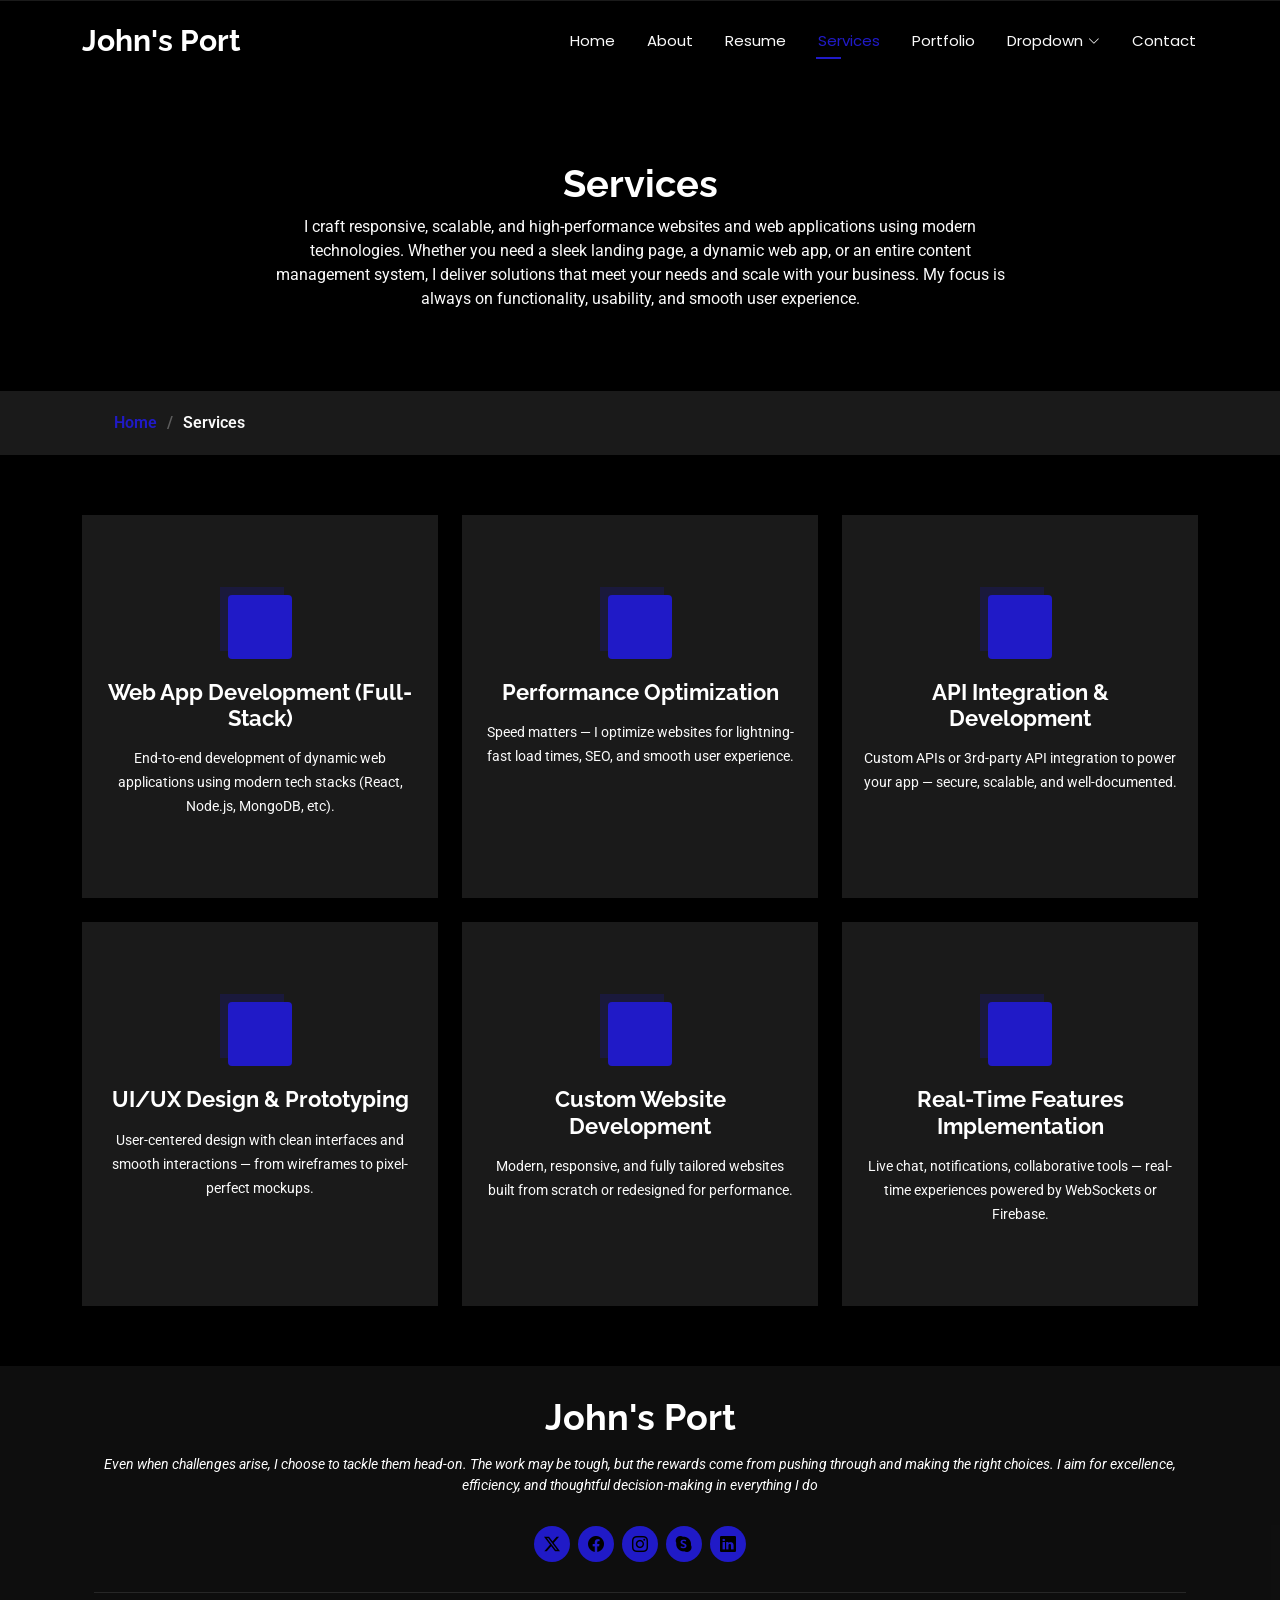
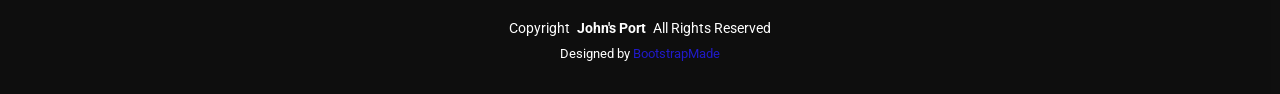
<file: services.html>
<!DOCTYPE html>
<html lang="en">

<head>
  <meta charset="utf-8">
  <meta content="width=device-width, initial-scale=1.0" name="viewport">
  <title>Services - John's Port Bootstrap Template</title>
  <meta name="description" content="">
  <meta name="keywords" content="">

  <!-- Favicons -->
  <link href="assets/img/favicon.png" rel="icon">
  <link href="assets/img/apple-touch-icon.png" rel="apple-touch-icon">

  <!-- Fonts -->
  <link href="https://fonts.googleapis.com" rel="preconnect">
  <link href="https://fonts.gstatic.com" rel="preconnect" crossorigin>
  <link href="https://fonts.googleapis.com/css2?family=Roboto:ital,wght@0,100;0,300;0,400;0,500;0,700;0,900;1,100;1,300;1,400;1,500;1,700;1,900&family=Poppins:ital,wght@0,100;0,200;0,300;0,400;0,500;0,600;0,700;0,800;0,900;1,100;1,200;1,300;1,400;1,500;1,600;1,700;1,800;1,900&family=Raleway:ital,wght@0,100;0,200;0,300;0,400;0,500;0,600;0,700;0,800;0,900;1,100;1,200;1,300;1,400;1,500;1,600;1,700;1,800;1,900&display=swap" rel="stylesheet">

  <!-- Vendor CSS Files -->
  <link href="assets/vendor/bootstrap/css/bootstrap.min.css" rel="stylesheet">
  <link href="assets/vendor/bootstrap-icons/bootstrap-icons.css" rel="stylesheet">
  <link href="assets/vendor/aos/aos.css" rel="stylesheet">
  <link href="assets/vendor/swiper/swiper-bundle.min.css" rel="stylesheet">
  <link href="assets/vendor/glightbox/css/glightbox.min.css" rel="stylesheet">

  <!-- Main CSS File -->
  <link href="assets/css/main.css" rel="stylesheet">

  <!-- =======================================================
  * Template Name: Personal
  * Template URL: https://bootstrapmade.com/personal-free-resume-bootstrap-template/
  * Updated: Mar 05 2025 with Bootstrap v5.3.3
  * Author: BootstrapMade.com
  * License: https://bootstrapmade.com/license/
  ======================================================== -->
</head>

<body class="services-page">

  <header id="header" class="header d-flex align-items-center fixed-top">
    <div class="container-fluid container-xl position-relative d-flex align-items-center justify-content-between">

      <a href="index.html" class="logo d-flex align-items-center">
        <!-- Uncomment the line below if you also wish to use an image logo -->
        <!-- <img src="assets/img/logo.webp" alt=""> -->
        <h1 class="sitename">John's Port</h1>
      </a>

      <nav id="navmenu" class="navmenu">
        <ul>
          <li><a href="index.html">Home</a></li>
          <li><a href="about.html">About</a></li>
          <li><a href="resume.html">Resume</a></li>
          <li><a href="services.html" class="active">Services</a></li>
          <li><a href="portfolio.html">Portfolio</a></li>
          <li class="dropdown"><a href="#"><span>Dropdown</span> <i class="bi bi-chevron-down toggle-dropdown"></i></a>
            <ul>
              <li><a href="#">Dropdown 1</a></li>
              <li class="dropdown"><a href="#"><span>Deep Dropdown</span> <i class="bi bi-chevron-down toggle-dropdown"></i></a>
                <ul>
                  <li><a href="#">Deep Dropdown 1</a></li>
                  <li><a href="#">Deep Dropdown 2</a></li>
                  <li><a href="#">Deep Dropdown 3</a></li>
                  <li><a href="#">Deep Dropdown 4</a></li>
                  <li><a href="#">Deep Dropdown 5</a></li>
                </ul>
              </li>
              <li><a href="#">Dropdown 2</a></li>
              <li><a href="#">Dropdown 3</a></li>
              <li><a href="#">Dropdown 4</a></li>
            </ul>
          </li>
          <li><a href="contact.html">Contact</a></li>
        </ul>
        <i class="mobile-nav-toggle d-xl-none bi bi-list"></i>
      </nav>

    </div>
  </header>

  <main class="main">

    <!-- Page Title -->
    <div class="page-title" data-aos="fade">
      <div class="heading">
        <div class="container">
          <div class="row d-flex justify-content-center text-center">
            <div class="col-lg-8">
              <h1>Services</h1>
              <p class="mb-0">I craft responsive, scalable, and high-performance websites and web applications using modern technologies. Whether you need a sleek landing page, a dynamic web app, or an entire content management system, I deliver solutions that meet your needs and scale with your business. My focus is always on functionality, usability, and smooth user experience.</p>
            </div>
          </div>
        </div>
      </div>
      <nav class="breadcrumbs">
        <div class="container">
          <ol>
            <li><a href="index.html">Home</a></li>
            <li class="current">Services</li>
          </ol>
        </div>
      </nav>
    </div><!-- End Page Title -->

    <!-- Services Section -->
    <section id="services" class="services section">

      <div class="container">

        <div class="row gy-4">

          <div class="col-lg-4 col-md-6" data-aos="fade-up" data-aos-delay="100">
            <div class="service-item  position-relative">
              <div class="icon">
                <i class="bi bi-activity"></i>
              </div>
              <a href="service-details.html" class="stretched-link">
                <h3>Web App Development (Full-Stack)</h3>
              </a>
              <p>End-to-end development of dynamic web applications using modern tech stacks (React, Node.js, MongoDB, etc).

              </p>
            </div>
          </div><!-- End Service Item -->

          <div class="col-lg-4 col-md-6" data-aos="fade-up" data-aos-delay="200">
            <div class="service-item position-relative">
              <div class="icon">
                <i class="bi bi-broadcast"></i>
              </div>
              <a href="service-details.html" class="stretched-link">
                <h3>Performance Optimization</h3>
              </a>
              <p>Speed matters — I optimize websites for lightning-fast load times, SEO, and smooth user experience.</p>
            </div>
          </div><!-- End Service Item -->

          <div class="col-lg-4 col-md-6" data-aos="fade-up" data-aos-delay="300">
            <div class="service-item position-relative">
              <div class="icon">
                <i class="bi bi-easel"></i>
              </div>
              <a href="service-details.html" class="stretched-link">
                <h3>API Integration & Development</h3>
              </a>
              <p>Custom APIs or 3rd-party API integration to power your app — secure, scalable, and well-documented.</p>
            </div>
          </div><!-- End Service Item -->

          <div class="col-lg-4 col-md-6" data-aos="fade-up" data-aos-delay="400">
            <div class="service-item position-relative">
              <div class="icon">
                <i class="bi bi-bounding-box-circles"></i>
              </div>
              <a href="service-details.html" class="stretched-link">
                <h3>UI/UX Design & Prototyping</h3>
              </a>
              <p>User-centered design with clean interfaces and smooth interactions — from wireframes to pixel-perfect mockups.

              </p>
              <a href="service-details.html" class="stretched-link"></a>
            </div>
          </div><!-- End Service Item -->

          <div class="col-lg-4 col-md-6" data-aos="fade-up" data-aos-delay="500">
            <div class="service-item position-relative">
              <div class="icon">
                <i class="bi bi-calendar4-week"></i>
              </div>
              <a href="service-details.html" class="stretched-link">
                <h3>Custom Website Development
                </h3>
              </a>
              <p>Modern, responsive, and fully tailored websites built from scratch or redesigned for performance.

              </p>
              <a href="service-details.html" class="stretched-link"></a>
            </div>
          </div><!-- End Service Item -->

          <div class="col-lg-4 col-md-6" data-aos="fade-up" data-aos-delay="600">
            <div class="service-item position-relative">
              <div class="icon">
                <i class="bi bi-chat-square-text"></i>
              </div>
              <a href="service-details.html" class="stretched-link">
                <h3>Real-Time Features Implementation</h3>
              </a>
              <p>Live chat, notifications, collaborative tools — real-time experiences powered by WebSockets or Firebase.</p>
              <a href="service-details.html" class="stretched-link"></a>
            </div>
          </div><!-- End Service Item -->

        </div>

      </div>

    </section><!-- /Services Section -->

  </main>

  <footer id="footer" class="footer dark-background">
    <div class="container">
      <h3 class="sitename">John's Port</h3>
      <p>Even when challenges arise, I choose to tackle them head-on.
        The work may be tough, but the rewards come from pushing through and making the right choices.
        I aim for excellence, efficiency, and thoughtful decision-making in everything I do</p>
      <div class="social-links d-flex justify-content-center">
        <a href=""><i class="bi bi-twitter-x"></i></a>
        <a href=""><i class="bi bi-facebook"></i></a>
        <a href=""><i class="bi bi-instagram"></i></a>
        <a href=""><i class="bi bi-skype"></i></a>
        <a href=""><i class="bi bi-linkedin"></i></a>
      </div>
      <div class="container">
        <div class="copyright">
          <span>Copyright</span> <strong class="px-1 sitename">John's Port</strong> <span>All Rights Reserved</span>
        </div>
        <div class="credits">
          <!-- All the links in the footer should remain intact. -->
          <!-- You can delete the links only if you've purchased the pro version. -->
          <!-- Licensing information: https://bootstrapmade.com/license/ -->
          <!-- Purchase the pro version with working PHP/AJAX contact form: [buy-url] -->
          Designed by <a href="https://bootstrapmade.com/">BootstrapMade</a>
        </div>
      </div>
    </div>
  </footer>

  <!-- Scroll Top -->
  <a href="#" id="scroll-top" class="scroll-top d-flex align-items-center justify-content-center"><i class="bi bi-arrow-up-short"></i></a>

  <!-- Preloader -->
  <div id="preloader"></div>

  <!-- Vendor JS Files -->
  <script src="assets/vendor/bootstrap/js/bootstrap.bundle.min.js"></script>
  <script src="assets/vendor/php-email-form/validate.js"></script>
  <script src="assets/vendor/aos/aos.js"></script>
  <script src="assets/vendor/typed.js/typed.umd.js"></script>
  <script src="assets/vendor/purecounter/purecounter_vanilla.js"></script>
  <script src="assets/vendor/waypoints/noframework.waypoints.js"></script>
  <script src="assets/vendor/swiper/swiper-bundle.min.js"></script>
  <script src="assets/vendor/glightbox/js/glightbox.min.js"></script>
  <script src="assets/vendor/imagesloaded/imagesloaded.pkgd.min.js"></script>
  <script src="assets/vendor/isotope-layout/isotope.pkgd.min.js"></script>

  <!-- Main JS File -->
  <script src="assets/js/main.js"></script>

</body>

</html>
</file>
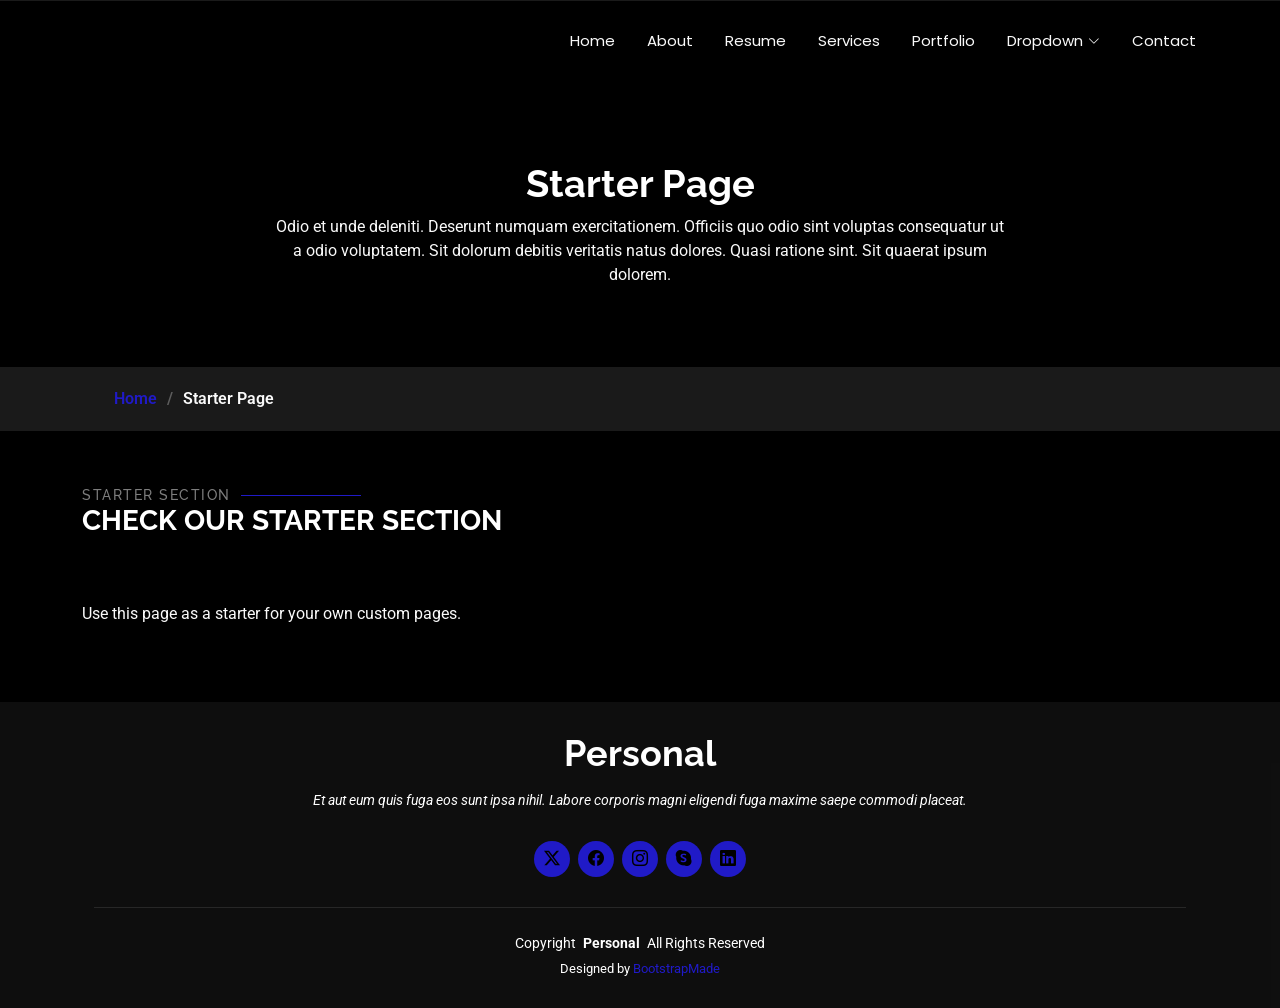
<file: starter-page.html>
<!DOCTYPE html>
<html lang="en">

<head>
  <meta charset="utf-8">
  <meta content="width=device-width, initial-scale=1.0" name="viewport">
  <title>Starter Page - Personal Bootstrap Template</title>
  <meta name="description" content="">
  <meta name="keywords" content="">

  <!-- Favicons -->
  <link href="assets/img/favicon.png" rel="icon">
  <link href="assets/img/apple-touch-icon.png" rel="apple-touch-icon">

  <!-- Fonts -->
  <link href="https://fonts.googleapis.com" rel="preconnect">
  <link href="https://fonts.gstatic.com" rel="preconnect" crossorigin>
  <link href="https://fonts.googleapis.com/css2?family=Roboto:ital,wght@0,100;0,300;0,400;0,500;0,700;0,900;1,100;1,300;1,400;1,500;1,700;1,900&family=Poppins:ital,wght@0,100;0,200;0,300;0,400;0,500;0,600;0,700;0,800;0,900;1,100;1,200;1,300;1,400;1,500;1,600;1,700;1,800;1,900&family=Raleway:ital,wght@0,100;0,200;0,300;0,400;0,500;0,600;0,700;0,800;0,900;1,100;1,200;1,300;1,400;1,500;1,600;1,700;1,800;1,900&display=swap" rel="stylesheet">

  <!-- Vendor CSS Files -->
  <link href="assets/vendor/bootstrap/css/bootstrap.min.css" rel="stylesheet">
  <link href="assets/vendor/bootstrap-icons/bootstrap-icons.css" rel="stylesheet">
  <link href="assets/vendor/aos/aos.css" rel="stylesheet">
  <link href="assets/vendor/swiper/swiper-bundle.min.css" rel="stylesheet">
  <link href="assets/vendor/glightbox/css/glightbox.min.css" rel="stylesheet">

  <!-- Main CSS File -->
  <link href="assets/css/main.css" rel="stylesheet">

  <!-- =======================================================
  * Template Name: Personal
  * Template URL: https://bootstrapmade.com/personal-free-resume-bootstrap-template/
  * Updated: Mar 05 2025 with Bootstrap v5.3.3
  * Author: BootstrapMade.com
  * License: https://bootstrapmade.com/license/
  ======================================================== -->
</head>

<body class="starter-page-page">

  <header id="header" class="header d-flex align-items-center fixed-top">
    <div class="container-fluid container-xl position-relative d-flex align-items-center justify-content-between">

      <a href="index.html" class="logo d-flex align-items-center">
        <!-- Uncomment the line below if you also wish to use an image logo -->
        <!-- <img src="assets/img/logo.webp" alt=""> -->
        <h1 class="sitename"></h1>
      </a>

      <nav id="navmenu" class="navmenu">
        <ul>
          <li><a href="index.html">Home</a></li>
          <li><a href="about.html">About</a></li>
          <li><a href="resume.html">Resume</a></li>
          <li><a href="services.html">Services</a></li>
          <li><a href="portfolio.html">Portfolio</a></li>
          <li class="dropdown"><a href="#"><span>Dropdown</span> <i class="bi bi-chevron-down toggle-dropdown"></i></a>
            <ul>
              <li><a href="#">Dropdown 1</a></li>
              <li class="dropdown"><a href="#"><span>Deep Dropdown</span> <i class="bi bi-chevron-down toggle-dropdown"></i></a>
                <ul>
                  <li><a href="#">Deep Dropdown 1</a></li>
                  <li><a href="#">Deep Dropdown 2</a></li>
                  <li><a href="#">Deep Dropdown 3</a></li>
                  <li><a href="#">Deep Dropdown 4</a></li>
                  <li><a href="#">Deep Dropdown 5</a></li>
                </ul>
              </li>
              <li><a href="#">Dropdown 2</a></li>
              <li><a href="#">Dropdown 3</a></li>
              <li><a href="#">Dropdown 4</a></li>
            </ul>
          </li>
          <li><a href="contact.html">Contact</a></li>
        </ul>
        <i class="mobile-nav-toggle d-xl-none bi bi-list"></i>
      </nav>

    </div>
  </header>

  <main class="main">

    <!-- Page Title -->
    <div class="page-title" data-aos="fade">
      <div class="heading">
        <div class="container">
          <div class="row d-flex justify-content-center text-center">
            <div class="col-lg-8">
              <h1>Starter Page</h1>
              <p class="mb-0">Odio et unde deleniti. Deserunt numquam exercitationem. Officiis quo odio sint voluptas consequatur ut a odio voluptatem. Sit dolorum debitis veritatis natus dolores. Quasi ratione sint. Sit quaerat ipsum dolorem.</p>
            </div>
          </div>
        </div>
      </div>
      <nav class="breadcrumbs">
        <div class="container">
          <ol>
            <li><a href="index.html">Home</a></li>
            <li class="current">Starter Page</li>
          </ol>
        </div>
      </nav>
    </div><!-- End Page Title -->

    <!-- Starter Section Section -->
    <section id="starter-section" class="starter-section section">

      <!-- Section Title -->
      <div class="container section-title" data-aos="fade-up">
        <h2>Starter Section</h2>
        <div><span>Check Our</span> <span class="description-title">Starter Section</span></div>
      </div><!-- End Section Title -->

      <div class="container" data-aos="fade-up">
        <p>Use this page as a starter for your own custom pages.</p>
      </div>

    </section><!-- /Starter Section Section -->

  </main>

  <footer id="footer" class="footer dark-background">
    <div class="container">
      <h3 class="sitename">Personal</h3>
      <p>Et aut eum quis fuga eos sunt ipsa nihil. Labore corporis magni eligendi fuga maxime saepe commodi placeat.</p>
      <div class="social-links d-flex justify-content-center">
        <a href=""><i class="bi bi-twitter-x"></i></a>
        <a href=""><i class="bi bi-facebook"></i></a>
        <a href=""><i class="bi bi-instagram"></i></a>
        <a href=""><i class="bi bi-skype"></i></a>
        <a href=""><i class="bi bi-linkedin"></i></a>
      </div>
      <div class="container">
        <div class="copyright">
          <span>Copyright</span> <strong class="px-1 sitename">Personal</strong> <span>All Rights Reserved</span>
        </div>
        <div class="credits">
          <!-- All the links in the footer should remain intact. -->
          <!-- You can delete the links only if you've purchased the pro version. -->
          <!-- Licensing information: https://bootstrapmade.com/license/ -->
          <!-- Purchase the pro version with working PHP/AJAX contact form: [buy-url] -->
          Designed by <a href="https://bootstrapmade.com/">BootstrapMade</a>
        </div>
      </div>
    </div>
  </footer>

  <!-- Scroll Top -->
  <a href="#" id="scroll-top" class="scroll-top d-flex align-items-center justify-content-center"><i class="bi bi-arrow-up-short"></i></a>

  <!-- Preloader -->
  <div id="preloader"></div>

  <!-- Vendor JS Files -->
  <script src="assets/vendor/bootstrap/js/bootstrap.bundle.min.js"></script>
  <script src="assets/vendor/php-email-form/validate.js"></script>
  <script src="assets/vendor/aos/aos.js"></script>
  <script src="assets/vendor/typed.js/typed.umd.js"></script>
  <script src="assets/vendor/purecounter/purecounter_vanilla.js"></script>
  <script src="assets/vendor/waypoints/noframework.waypoints.js"></script>
  <script src="assets/vendor/swiper/swiper-bundle.min.js"></script>
  <script src="assets/vendor/glightbox/js/glightbox.min.js"></script>
  <script src="assets/vendor/imagesloaded/imagesloaded.pkgd.min.js"></script>
  <script src="assets/vendor/isotope-layout/isotope.pkgd.min.js"></script>

  <!-- Main JS File -->
  <script src="assets/js/main.js"></script>

</body>

</html>
</file>
<file: assets/css/main.css>
/**
* Template Name: Personal
* Template URL: https://bootstrapmade.com/personal-free-resume-bootstrap-template/
* Updated: Mar 05 2025 with Bootstrap v5.3.3
* Author: BootstrapMade.com
* License: https://bootstrapmade.com/license/
*/

/*--------------------------------------------------------------
# Font & Color Variables
# Help: https://bootstrapmade.com/color-system/
--------------------------------------------------------------*/
/* Fonts */
:root {
  --default-font: "Roboto",  system-ui, -apple-system, "Segoe UI", Roboto, "Helvetica Neue", Arial, "Noto Sans", "Liberation Sans", sans-serif, "Apple Color Emoji", "Segoe UI Emoji", "Segoe UI Symbol", "Noto Color Emoji";
  --heading-font: "Raleway",  sans-serif;
  --nav-font: "Poppins",  sans-serif;
}

/* Global Colors - The following color variables are used throughout the website. Updating them here will change the color scheme of the entire website */
:root { 
  --background-color: #000000; /* Background color for the entire website, including individual sections */
  --default-color: #fafafa; /* Default color used for the majority of the text content across the entire website */
  --heading-color: #ffffff; /* Color for headings, subheadings and title throughout the website */
  --accent-color: #201ac7; /* Accent color that represents your brand on the website. It's used for buttons, links, and other elements that need to stand out */
  --surface-color: #1a1a1a; /* The surface color is used as a background of boxed elements within sections, such as cards, icon boxes, or other elements that require a visual separation from the global background. */
  --contrast-color: #000000; /* Contrast color for text, ensuring readability against backgrounds of accent, heading, or default colors. */
}

/* Nav Menu Colors - The following color variables are used specifically for the navigation menu. They are separate from the global colors to allow for more customization options */
:root {
  --nav-color: #fafafa;  /* The default color of the main navmenu links */
  --nav-hover-color: #201ac7; /* Applied to main navmenu links when they are hovered over or active */
  --nav-mobile-background-color: #1a1a1a; /* Used as the background color for mobile navigation menu */
  --nav-dropdown-background-color: #1a1a1a; /* Used as the background color for dropdown items that appear when hovering over primary navigation items */
  --nav-dropdown-color: #fafafa; /* Used for navigation links of the dropdown items in the navigation menu. */
  --nav-dropdown-hover-color: #201ac7; /* Similar to --nav-hover-color, this color is applied to dropdown navigation links when they are hovered over. */
}

/* Color Presets - These classes override global colors when applied to any section or element, providing reuse of the sam color scheme. */

.light-background {
  --background-color: #1a1a1a;
  --surface-color: #343434;
}

.dark-background {
  --background-color: rgba(15, 15, 15, 0.975);
  --default-color: #ffffff;
  --heading-color: #ffffff;
  --surface-color: #292929f9;
  --contrast-color: #000000;
}

/* Smooth scroll */
:root {
  scroll-behavior: smooth;
}

/*--------------------------------------------------------------
# General Styling & Shared Classes
--------------------------------------------------------------*/
body {
  color: var(--default-color);
  background-color: var(--background-color);
  font-family: var(--default-font);
}

a {
  color: var(--accent-color);
  text-decoration: none;
  transition: 0.3s;
}

a:hover {
  color: color-mix(in srgb, var(--accent-color), transparent 25%);
  text-decoration: none;
}

h1,
h2,
h3,
h4,
h5,
h6 {
  color: var(--heading-color);
  font-family: var(--heading-font);
}

/* PHP Email Form Messages
------------------------------*/
.php-email-form .error-message {
  display: none;
  background: #df1529;
  color: #ffffff;
  text-align: left;
  padding: 15px;
  margin-bottom: 24px;
  font-weight: 600;
}

.php-email-form .sent-message {
  display: none;
  color: #ffffff;
  background: #059652;
  text-align: center;
  padding: 15px;
  margin-bottom: 24px;
  font-weight: 600;
}

.php-email-form .loading {
  display: none;
  background: var(--surface-color);
  text-align: center;
  padding: 15px;
  margin-bottom: 24px;
}

.php-email-form .loading:before {
  content: "";
  display: inline-block;
  border-radius: 50%;
  width: 24px;
  height: 24px;
  margin: 0 10px -6px 0;
  border: 3px solid var(--accent-color);
  border-top-color: var(--surface-color);
  animation: php-email-form-loading 1s linear infinite;
}

@keyframes php-email-form-loading {
  0% {
    transform: rotate(0deg);
  }

  100% {
    transform: rotate(360deg);
  }
}

/*--------------------------------------------------------------
# Global Header
--------------------------------------------------------------*/
.header {
  --background-color: rgba(0, 0, 0, 0);
  color: var(--default-color);
  background-color: var(--background-color);
  padding: 15px 0;
  transition: all 0.5s;
  z-index: 997;
}

.header .logo {
  line-height: 1;
}

.header .logo img {
  max-height: 32px;
  margin-right: 8px;
}

.header .logo h1 {
  font-size: 30px;
  margin: 0;
  font-weight: 700;
  color: var(--heading-color);
}

.scrolled .header {
  box-shadow: 0px 0 18px rgba(0, 0, 0, 0.1);
}

/* Global Header on Scroll
------------------------------*/
.scrolled .header {
  --background-color: rgba(0, 0, 0, 0.8);
}

/*--------------------------------------------------------------
# Navigation Menu
--------------------------------------------------------------*/
/* Desktop Navigation */
@media (min-width: 1200px) {
  .navmenu {
    padding: 0;
  }

  .navmenu ul {
    margin: 0;
    padding: 0;
    display: flex;
    list-style: none;
    align-items: center;
  }

  .navmenu li {
    position: relative;
  }

  .navmenu>ul>li {
    white-space: nowrap;
    padding: 15px 14px;
  }

  .navmenu>ul>li:last-child {
    padding-right: 0;
  }

  .navmenu a,
  .navmenu a:focus {
    color: var(--nav-color);
    font-size: 15px;
    padding: 0 2px;
    font-family: var(--nav-font);
    font-weight: 400;
    display: flex;
    align-items: center;
    justify-content: space-between;
    white-space: nowrap;
    transition: 0.3s;
    position: relative;
  }

  .navmenu a i,
  .navmenu a:focus i {
    font-size: 12px;
    line-height: 0;
    margin-left: 5px;
    transition: 0.3s;
  }

  .navmenu>ul>li>a:before {
    content: "";
    position: absolute;
    height: 2px;
    bottom: -6px;
    left: 0;
    background-color: var(--nav-hover-color);
    visibility: hidden;
    width: 0px;
    transition: all 0.3s ease-in-out 0s;
  }

  .navmenu a:hover:before,
  .navmenu li:hover>a:before,
  .navmenu .active:before {
    visibility: visible;
    width: 25px;
  }

  .navmenu li:hover>a,
  .navmenu .active,
  .navmenu .active:focus {
    color: var(--nav-hover-color);
  }

  .navmenu .dropdown ul {
    margin: 0;
    padding: 10px 0;
    background: var(--nav-dropdown-background-color);
    display: block;
    position: absolute;
    visibility: hidden;
    left: 14px;
    top: 130%;
    opacity: 0;
    transition: 0.3s;
    border-radius: 4px;
    z-index: 99;
    box-shadow: 0px 0px 30px rgba(0, 0, 0, 0.1);
  }

  .navmenu .dropdown ul li {
    min-width: 200px;
  }

  .navmenu .dropdown ul a {
    padding: 10px 20px;
    font-size: 15px;
    text-transform: none;
    color: var(--nav-dropdown-color);
  }

  .navmenu .dropdown ul a i {
    font-size: 12px;
  }

  .navmenu .dropdown ul a:hover,
  .navmenu .dropdown ul .active:hover,
  .navmenu .dropdown ul li:hover>a {
    color: var(--nav-dropdown-hover-color);
  }

  .navmenu .dropdown:hover>ul {
    opacity: 1;
    top: 100%;
    visibility: visible;
  }

  .navmenu .dropdown .dropdown ul {
    top: 0;
    left: -90%;
    visibility: hidden;
  }

  .navmenu .dropdown .dropdown:hover>ul {
    opacity: 1;
    top: 0;
    left: -100%;
    visibility: visible;
  }
}

/* Mobile Navigation */
@media (max-width: 1199px) {
  .mobile-nav-toggle {
    color: var(--nav-color);
    font-size: 28px;
    line-height: 0;
    margin-right: 10px;
    cursor: pointer;
    transition: color 0.3s;
  }

  .navmenu {
    padding: 0;
    z-index: 9997;
  }

  .navmenu ul {
    display: none;
    list-style: none;
    position: absolute;
    inset: 60px 20px 20px 20px;
    padding: 10px 0;
    margin: 0;
    border-radius: 6px;
    background-color: var(--nav-mobile-background-color);
    border: 1px solid color-mix(in srgb, var(--default-color), transparent 90%);
    box-shadow: none;
    overflow-y: auto;
    transition: 0.3s;
    z-index: 9998;
  }

  .navmenu a,
  .navmenu a:focus {
    color: var(--nav-dropdown-color);
    padding: 10px 20px;
    font-family: var(--nav-font);
    font-size: 17px;
    font-weight: 500;
    display: flex;
    align-items: center;
    justify-content: space-between;
    white-space: nowrap;
    transition: 0.3s;
  }

  .navmenu a i,
  .navmenu a:focus i {
    font-size: 12px;
    line-height: 0;
    margin-left: 5px;
    width: 30px;
    height: 30px;
    display: flex;
    align-items: center;
    justify-content: center;
    border-radius: 50%;
    transition: 0.3s;
    background-color: color-mix(in srgb, var(--accent-color), transparent 90%);
  }

  .navmenu a i:hover,
  .navmenu a:focus i:hover {
    background-color: var(--accent-color);
    color: var(--contrast-color);
  }

  .navmenu a:hover,
  .navmenu .active,
  .navmenu .active:focus {
    color: var(--nav-dropdown-hover-color);
  }

  .navmenu .active i,
  .navmenu .active:focus i {
    background-color: var(--accent-color);
    color: var(--contrast-color);
    transform: rotate(180deg);
  }

  .navmenu .dropdown ul {
    position: static;
    display: none;
    z-index: 99;
    padding: 10px 0;
    margin: 10px 20px;
    background-color: var(--nav-dropdown-background-color);
    transition: all 0.5s ease-in-out;
  }

  .navmenu .dropdown ul ul {
    background-color: rgba(33, 37, 41, 0.1);
  }

  .navmenu .dropdown>.dropdown-active {
    display: block;
    background-color: rgba(33, 37, 41, 0.03);
  }

  .mobile-nav-active {
    overflow: hidden;
  }

  .mobile-nav-active .mobile-nav-toggle {
    color: #fff;
    position: absolute;
    font-size: 32px;
    top: 15px;
    right: 15px;
    margin-right: 0;
    z-index: 9999;
  }

  .mobile-nav-active .navmenu {
    position: fixed;
    overflow: hidden;
    inset: 0;
    background: rgba(33, 37, 41, 0.8);
    transition: 0.3s;
  }

  .mobile-nav-active .navmenu>ul {
    display: block;
  }
}

/*--------------------------------------------------------------
# Global Footer
--------------------------------------------------------------*/
.footer {
  color: var(--default-color);
  background-color: var(--background-color);
  font-size: 14px;
  text-align: center;
  padding: 30px 0;
  position: relative;
}

.footer h3 {
  font-size: 36px;
  font-weight: 700;
  position: relative;
  padding: 0;
  margin: 0 0 15px 0;
}

.footer p {
  font-size: 15;
  font-style: italic;
  padding: 0;
  margin: 0 0 30px 0;
}

.footer .social-links {
  margin: 0 0 30px 0;
}

.footer .social-links a {
  font-size: 16px;
  display: flex;
  align-items: center;
  justify-content: center;
  background: var(--accent-color);
  color: var(--contrast-color);
  line-height: 1;
  margin: 0 4px;
  border-radius: 50%;
  text-align: center;
  width: 36px;
  height: 36px;
  transition: 0.3s;
}

.footer .social-links a:hover {
  background: color-mix(in srgb, var(--accent-color), transparent 20%);
  text-decoration: none;
}

.footer .copyright {
  padding-top: 25px;
  border-top: 1px solid color-mix(in srgb, var(--default-color), transparent 90%);
}

.footer .credits {
  font-size: 13px;
  padding-top: 5px;
}

/*--------------------------------------------------------------
# Preloader
--------------------------------------------------------------*/
#preloader {
  position: fixed;
  inset: 0;
  z-index: 999999;
  overflow: hidden;
  background: var(--background-color);
  transition: all 0.6s ease-out;
}

#preloader:before {
  content: "";
  position: fixed;
  top: calc(50% - 30px);
  left: calc(50% - 30px);
  border: 6px solid #ffffff;
  border-color: var(--accent-color) transparent var(--accent-color) transparent;
  border-radius: 50%;
  width: 60px;
  height: 60px;
  animation: animate-preloader 1.5s linear infinite;
}

@keyframes animate-preloader {
  0% {
    transform: rotate(0deg);
  }

  100% {
    transform: rotate(360deg);
  }
}

/*--------------------------------------------------------------
# Scroll Top Button
--------------------------------------------------------------*/
.scroll-top {
  position: fixed;
  visibility: hidden;
  opacity: 0;
  right: 15px;
  bottom: -15px;
  z-index: 99999;
  background-color: var(--accent-color);
  width: 44px;
  height: 44px;
  border-radius: 50px;
  transition: all 0.4s;
}

.scroll-top i {
  font-size: 24px;
  color: var(--contrast-color);
  line-height: 0;
}

.scroll-top:hover {
  background-color: color-mix(in srgb, var(--accent-color), transparent 20%);
  color: var(--contrast-color);
}

.scroll-top.active {
  visibility: visible;
  opacity: 1;
  bottom: 15px;
}

/*--------------------------------------------------------------
# Disable aos animation delay on mobile devices
--------------------------------------------------------------*/
@media screen and (max-width: 768px) {
  [data-aos-delay] {
    transition-delay: 0 !important;
  }
}

/*--------------------------------------------------------------
# Global Page Titles & Breadcrumbs
--------------------------------------------------------------*/
.page-title {
  color: var(--default-color);
  background-color: var(--background-color);
  position: relative;
}

.page-title .heading {
  padding: 160px 0 80px 0;
  border-top: 1px solid color-mix(in srgb, var(--default-color), transparent 90%);
}

.page-title .heading h1 {
  font-size: 38px;
  font-weight: 700;
}

.page-title nav {
  background-color: color-mix(in srgb, var(--default-color), transparent 90%);
  padding: 20px 0;
}

.page-title nav ol {
  display: flex;
  flex-wrap: wrap;
  list-style: none;
  margin: 0;
  font-size: 16px;
  font-weight: 600;
}

.page-title nav ol li+li {
  padding-left: 10px;
}

.page-title nav ol li+li::before {
  content: "/";
  display: inline-block;
  padding-right: 10px;
  color: color-mix(in srgb, var(--default-color), transparent 70%);
}

/*--------------------------------------------------------------
# Global Sections
--------------------------------------------------------------*/
section,
.section {
  color: var(--default-color);
  background-color: var(--background-color);
  padding: 60px 0;
  scroll-margin-top: 100px;
  overflow: clip;
}

@media (max-width: 1199px) {

  section,
  .section {
    scroll-margin-top: 66px;
  }
}

/*--------------------------------------------------------------
# Global Section Titles
--------------------------------------------------------------*/
.section-title {
  padding-bottom: 60px;
  position: relative;
}

.section-title h2 {
  font-size: 14px;
  font-weight: 500;
  padding: 0;
  line-height: 1px;
  margin: 0;
  letter-spacing: 1.5px;
  text-transform: uppercase;
  color: color-mix(in srgb, var(--default-color), transparent 50%);
  position: relative;
}

.section-title h2::after {
  content: "";
  width: 120px;
  height: 1px;
  display: inline-block;
  background: var(--accent-color);
  margin: 4px 10px;
}

.section-title div {
  color: var(--heading-color);
  margin: 0;
  margin: 0;
  font-size: 28px;
  font-weight: 700;
  text-transform: uppercase;
  font-family: var(--heading-font);
}

/*--------------------------------------------------------------
# Hero Section
--------------------------------------------------------------*/
.hero {
  width: 100%;
  min-height: 100vh;
  position: relative;
  padding: 80px 0;
  display: flex;
  align-items: center;
  justify-content: center;
}

.hero img {
  position: absolute;
  inset: 0;
  display: block;
  width: 100%;
  height: 100%;
  object-fit: cover;
  z-index: 1;
}

.hero .container {
  position: relative;
  z-index: 3;
}

.hero h2 {
  margin: 0;
  font-size: 64px;
  font-weight: 700;
}

.hero p {
  margin: 5px 0 0 0;
  font-size: 26px;
}

.hero p span {
  letter-spacing: 1px;
  border-bottom: 2px solid var(--accent-color);
}

.hero .social-links {
  margin-top: 25px;
}

.hero .social-links a {
  background-color: color-mix(in srgb, var(--default-color), transparent 90%);
  color: var(--default-color);
  font-size: 14px;
  width: 40px;
  height: 40px;
  border-radius: 50px;
  display: inline-flex;
  align-items: center;
  justify-content: center;
  margin-right: 20px;
  transition: 0.3s;
}

.hero .social-links a:hover {
  background-color: var(--accent-color);
}

@media (max-width: 768px) {
  .hero h2 {
    font-size: 32px;
  }

  .hero p {
    font-size: 20px;
  }
}

/*--------------------------------------------------------------
# About Section
--------------------------------------------------------------*/
.about .content h2 {
  font-weight: 700;
  font-size: 24px;
}

.about .content ul {
  list-style: none;
  padding: 0;
}

.about .content ul li {
  margin-bottom: 20px;
  display: flex;
  align-items: center;
}

.about .content ul strong {
  margin-right: 10px;
}

.about .content ul i {
  font-size: 16px;
  margin-right: 5px;
  color: var(--accent-color);
  line-height: 0;
}

/*--------------------------------------------------------------
# Stats Section
--------------------------------------------------------------*/
.stats i {
  background-color: var(--surface-color);
  color: var(--accent-color);
  box-shadow: 0px 2px 25px rgba(0, 0, 0, 0.1);
  width: 54px;
  height: 54px;
  font-size: 24px;
  border-radius: 50px;
  border: 2px solid var(--background-color);
  display: inline-flex;
  align-items: center;
  justify-content: center;
  position: relative;
  z-index: 1;
}

.stats .stats-item {
  background-color: var(--surface-color);
  margin-top: -27px;
  padding: 30px 30px 25px 30px;
  width: 100%;
  position: relative;
  text-align: center;
  box-shadow: 0px 2px 35px rgba(0, 0, 0, 0.1);
  border-radius: 4px;
  z-index: 0;
}

.stats .stats-item span {
  font-size: 36px;
  display: block;
  font-weight: 700;
  color: color-mix(in srgb, var(--default-color), transparent 20%);
}

.stats .stats-item p {
  padding: 0;
  margin: 0;
  font-family: var(--heading-font);
  font-size: 16px;
}

/*--------------------------------------------------------------
# Skills Section
--------------------------------------------------------------*/
.skills .progress {
  height: 60px;
  display: block;
  background: none;
  border-radius: 0;
}

.skills .progress .skill {
  color: var(--heading-color);
  padding: 0;
  margin: 0 0 6px 0;
  text-transform: uppercase;
  display: block;
  font-weight: 600;
  font-family: var(--heading-font);
}

.skills .progress .skill .val {
  float: right;
  font-style: normal;
}

.skills .progress-bar-wrap {
  background: color-mix(in srgb, var(--default-color), transparent 90%);
  height: 10px;
}

.skills .progress-bar {
  width: 1px;
  height: 10px;
  transition: 0.9s;
  background-color: var(--accent-color);
}

/*--------------------------------------------------------------
# Interests Section
--------------------------------------------------------------*/
.interests .features-item {
  background-color: var(--surface-color);
  display: flex;
  align-items: center;
  padding: 20px;
  transition: 0.3s;
  border: 1px solid color-mix(in srgb, var(--default-color), transparent 90%);
  position: relative;
}

.interests .features-item i {
  font-size: 32px;
  padding-right: 10px;
  line-height: 0;
}

.interests .features-item h3 {
  font-weight: 700;
  margin: 0;
  padding: 0;
  line-height: 1;
  font-size: 16px;
}

.interests .features-item h3 a {
  color: var(--heading-color);
  transition: 0.3s;
}

.interests .features-item:hover {
  border-color: var(--accent-color);
}

.interests .features-item:hover h3 a {
  color: var(--accent-color);
}

/*--------------------------------------------------------------
# Testimonials Section
--------------------------------------------------------------*/
.testimonials .testimonials-carousel,
.testimonials .testimonials-slider {
  overflow: hidden;
}

.testimonials .testimonial-item {
  box-sizing: content-box;
  min-height: 320px;
}

.testimonials .testimonial-item .testimonial-img {
  width: 90px;
  border-radius: 50%;
  margin: -40px 0 0 40px;
  position: relative;
  z-index: 2;
  border: 6px solid var(--background-color);
}

.testimonials .testimonial-item h3 {
  font-size: 18px;
  font-weight: bold;
  margin: 10px 0 5px 45px;
}

.testimonials .testimonial-item h4 {
  font-size: 14px;
  color: color-mix(in srgb, var(--default-color), transparent 20%);
  margin: 0 0 0 45px;
}

.testimonials .testimonial-item .quote-icon-left,
.testimonials .testimonial-item .quote-icon-right {
  color: color-mix(in srgb, var(--accent-color), transparent 50%);
  font-size: 26px;
  line-height: 0;
}

.testimonials .testimonial-item .quote-icon-left {
  display: inline-block;
  left: -5px;
  position: relative;
}

.testimonials .testimonial-item .quote-icon-right {
  display: inline-block;
  right: -5px;
  position: relative;
  top: 10px;
  transform: scale(-1, -1);
}

.testimonials .testimonial-item p {
  font-style: italic;
  margin: 0 15px 0 15px;
  padding: 20px 20px 60px 20px;
  background: var(--surface-color);
  border-radius: 6px;
  position: relative;
  z-index: 1;
  height: 240px;
  overflow: hidden;
}

.testimonials .swiper-wrapper {
  height: auto;
}

.testimonials .swiper-pagination {
  margin-top: 20px;
  position: relative;
}

.testimonials .swiper-pagination .swiper-pagination-bullet {
  width: 12px;
  height: 12px;
  background-color: var(--background-color);
  opacity: 1;
  border: 1px solid var(--accent-color);
}

.testimonials .swiper-pagination .swiper-pagination-bullet-active {
  background-color: var(--accent-color);
}

/*--------------------------------------------------------------
# Resume Section
--------------------------------------------------------------*/
.resume .resume-title {
  color: var(--heading-color);
  font-size: 26px;
  font-weight: 700;
  margin-top: 20px;
  margin-bottom: 20px;
}

.resume .resume-item {
  padding: 0 0 20px 20px;
  margin-top: -2px;
  border-left: 2px solid var(--accent-color);
  position: relative;
}

.resume .resume-item h4 {
  line-height: 18px;
  font-size: 18px;
  font-weight: 600;
  text-transform: uppercase;
  color: color-mix(in srgb, var(--default-color), transparent 20%);
  margin-bottom: 10px;
}

.resume .resume-item h5 {
  font-size: 16px;
  padding: 5px 15px;
  display: inline-block;
  font-weight: 600;
  margin-bottom: 10px;
}

.resume .resume-item ul {
  padding-left: 20px;
}

.resume .resume-item ul li {
  padding-bottom: 10px;
}

.resume .resume-item:last-child {
  padding-bottom: 0;
}

.resume .resume-item::before {
  content: "";
  position: absolute;
  width: 16px;
  height: 16px;
  border-radius: 50px;
  left: -9px;
  top: 0;
  background: var(--background-color);
  border: 2px solid var(--accent-color);
}

/*--------------------------------------------------------------
# Services Section
--------------------------------------------------------------*/
.services .service-item {
  background-color: var(--surface-color);
  text-align: center;
  padding: 80px 20px;
  transition: all ease-in-out 0.3s;
  height: 100%;
}

.services .service-item .icon {
  margin: 0 auto;
  width: 64px;
  height: 64px;
  background: var(--accent-color);
  border-radius: 4px;
  display: flex;
  align-items: center;
  justify-content: center;
  margin-bottom: 20px;
  transition: 0.3s;
  transform-style: preserve-3d;
}

.services .service-item .icon i {
  color: var(--contrast-color);
  font-size: 28px;
  transition: ease-in-out 0.3s;
}

.services .service-item .icon::before {
  position: absolute;
  content: "";
  left: -8px;
  top: -8px;
  height: 100%;
  width: 100%;
  background: color-mix(in srgb, var(--accent-color), transparent 80%);
  border-radius: 5px;
  transition: all 0.3s ease-out 0s;
  transform: translateZ(-1px);
}

.services .service-item h3 {
  font-weight: 700;
  margin: 10px 0 15px 0;
  font-size: 22px;
}

.services .service-item p {
  line-height: 24px;
  font-size: 14px;
  margin-bottom: 0;
}

.services .service-item:hover {
  background: var(--accent-color);
  border-color: var(--accent-color);
}

.services .service-item:hover .icon {
  background: var(--surface-color);
}

.services .service-item:hover .icon i {
  color: var(--accent-color);
}

.services .service-item:hover .icon::before {
  background: color-mix(in srgb, var(--background-color), transparent 70%);
}

.services .service-item:hover h3,
.services .service-item:hover p {
  color: var(--contrast-color);
}

/*--------------------------------------------------------------
# Service Details Section
--------------------------------------------------------------*/
.service-details .services-list {
  background-color: var(--surface-color);
  padding: 10px 30px;
  border: 1px solid color-mix(in srgb, var(--default-color), transparent 90%);
  margin-bottom: 20px;
}

.service-details .services-list a {
  display: block;
  line-height: 1;
  padding: 8px 0 8px 15px;
  border-left: 3px solid color-mix(in srgb, var(--default-color), transparent 70%);
  margin: 20px 0;
  color: color-mix(in srgb, var(--default-color), transparent 20%);
  transition: 0.3s;
}

.service-details .services-list a.active {
  color: var(--heading-color);
  font-weight: 700;
  border-color: var(--accent-color);
}

.service-details .services-list a:hover {
  border-color: var(--accent-color);
}

.service-details .services-img {
  margin-bottom: 20px;
}

.service-details h3 {
  font-size: 26px;
  font-weight: 700;
}

.service-details h4 {
  font-size: 20px;
  font-weight: 700;
}

.service-details p {
  font-size: 15px;
}

.service-details ul {
  list-style: none;
  padding: 0;
  font-size: 15px;
}

.service-details ul li {
  padding: 5px 0;
  display: flex;
  align-items: center;
}

.service-details ul i {
  font-size: 20px;
  margin-right: 8px;
  color: var(--accent-color);
}

/*--------------------------------------------------------------
# Portfolio Section
--------------------------------------------------------------*/
.portfolio .portfolio-filters {
  padding: 0;
  margin: 0 auto 20px auto;
  list-style: none;
  text-align: center;
}

.portfolio .portfolio-filters li {
  cursor: pointer;
  display: inline-block;
  padding: 0;
  font-size: 18px;
  font-weight: 500;
  margin: 0 10px;
  line-height: 1;
  margin-bottom: 5px;
  transition: all 0.3s ease-in-out;
}

.portfolio .portfolio-filters li:hover,
.portfolio .portfolio-filters li.filter-active {
  color: var(--accent-color);
}

.portfolio .portfolio-filters li:first-child {
  margin-left: 0;
}

.portfolio .portfolio-filters li:last-child {
  margin-right: 0;
}

@media (max-width: 575px) {
  .portfolio .portfolio-filters li {
    font-size: 14px;
    margin: 0 5px;
  }
}

.portfolio .portfolio-content {
  position: relative;
  overflow: hidden;
}

.portfolio .portfolio-content img {
  transition: 0.3s;
}

.portfolio .portfolio-content .portfolio-info {
  opacity: 0;
  position: absolute;
  inset: 0;
  z-index: 3;
  transition: all ease-in-out 0.3s;
  background: rgba(0, 0, 0, 0.6);
  padding: 15px;
}

.portfolio .portfolio-content .portfolio-info h4 {
  font-size: 14px;
  padding: 5px 10px;
  font-weight: 400;
  color: #ffffff;
  display: inline-block;
  background-color: var(--accent-color);
}

.portfolio .portfolio-content .portfolio-info p {
  position: absolute;
  bottom: 10px;
  text-align: center;
  display: inline-block;
  left: 0;
  right: 0;
  font-size: 16px;
  font-weight: 600;
  color: rgba(255, 255, 255, 0.8);
}

.portfolio .portfolio-content .portfolio-info .preview-link,
.portfolio .portfolio-content .portfolio-info .details-link {
  position: absolute;
  left: calc(50% - 40px);
  font-size: 26px;
  top: calc(50% - 14px);
  color: #fff;
  transition: 0.3s;
  line-height: 1.2;
}

.portfolio .portfolio-content .portfolio-info .preview-link:hover,
.portfolio .portfolio-content .portfolio-info .details-link:hover {
  color: var(--accent-color);
}

.portfolio .portfolio-content .portfolio-info .details-link {
  left: 50%;
  font-size: 34px;
  line-height: 0;
}

.portfolio .portfolio-content:hover .portfolio-info {
  opacity: 1;
}

.portfolio .portfolio-content:hover img {
  transform: scale(1.1);
}

/*--------------------------------------------------------------
# Portfolio Details Section
--------------------------------------------------------------*/
.portfolio-details .portfolio-details-slider img {
  width: 100%;
}

.portfolio-details .portfolio-details-slider .swiper-pagination {
  margin-top: 20px;
  position: relative;
}

.portfolio-details .portfolio-details-slider .swiper-pagination .swiper-pagination-bullet {
  width: 12px;
  height: 12px;
  background-color: color-mix(in srgb, var(--default-color), transparent 85%);
  opacity: 1;
}

.portfolio-details .portfolio-details-slider .swiper-pagination .swiper-pagination-bullet-active {
  background-color: var(--accent-color);
}

.portfolio-details .portfolio-info {
  background-color: var(--surface-color);
  padding: 30px;
  box-shadow: 0px 0 30px rgba(0, 0, 0, 0.1);
}

.portfolio-details .portfolio-info h3 {
  font-size: 22px;
  font-weight: 700;
  margin-bottom: 20px;
  padding-bottom: 20px;
  border-bottom: 1px solid color-mix(in srgb, var(--default-color), transparent 85%);
}

.portfolio-details .portfolio-info ul {
  list-style: none;
  padding: 0;
  font-size: 15px;
}

.portfolio-details .portfolio-info ul li+li {
  margin-top: 10px;
}

.portfolio-details .portfolio-description {
  padding-top: 30px;
}

.portfolio-details .portfolio-description h2 {
  font-size: 26px;
  font-weight: 700;
  margin-bottom: 20px;
}

.portfolio-details .portfolio-description p {
  padding: 0;
  color: color-mix(in srgb, var(--default-color), transparent 30%);
}

/*--------------------------------------------------------------
# Starter Section Section
--------------------------------------------------------------*/
.starter-section {
  /* Add your styles here */
}

/*--------------------------------------------------------------
# Contact Section
--------------------------------------------------------------*/
.contact .info-item {
  box-shadow: 0px 0px 20px rgba(0, 0, 0, 0.1);
  padding: 20px 30px;
}

.contact .info-item .icon {
  color: var(--contrast-color);
  background-color: var(--accent-color);
  width: 56px;
  height: 56px;
  font-size: 24px;
  display: flex;
  justify-content: center;
  align-items: center;
  transition: all 0.3s ease-in-out;
  border-radius: 50%;
  margin-right: 15px;
}

.contact .info-item h3 {
  font-size: 18px;
  font-weight: 700;
  margin: 0 0 2px 0;
}

.contact .info-item p {
  padding: 0;
  margin-bottom: 0;
  font-size: 14px;
}

.contact .info-item .social-links a {
  font-size: 24px;
  display: inline-block;
  line-height: 1;
  margin: 4px 6px 0 0;
  transition: 0.3s;
  color: color-mix(in srgb, var(--default-color), transparent 50%);
}

.contact .info-item .social-links a:hover {
  color: var(--accent-color);
}

.contact .php-email-form {
  box-shadow: 0px 0px 20px rgba(0, 0, 0, 0.1);
  padding: 30px;
  margin-top: 30px;
}

@media (max-width: 575px) {
  .contact .php-email-form {
    padding: 20px;
  }
}

.contact .php-email-form input[type=text],
.contact .php-email-form input[type=email],
.contact .php-email-form textarea {
  color: var(--default-color);
  background-color: color-mix(in srgb, var(--background-color), transparent 50%);
  border-color: color-mix(in srgb, var(--default-color), transparent 80%);
  font-size: 14px;
  padding: 10px 15px;
  box-shadow: none;
  border-radius: 0;
  
}

.contact .php-email-form input[type=text]:focus,
.contact .php-email-form input[type=email]:focus,
.contact .php-email-form textarea:focus {
  border-color: var(--accent-color);
}

.contact .php-email-form input[type=text]::placeholder,
.contact .php-email-form input[type=email]::placeholder,
.contact .php-email-form textarea::placeholder {
  color: color-mix(in srgb, var(--default-color), transparent 70%);
}

.contact .php-email-form button[type=submit] {
  color: var(--contrast-color);
  background: var(--accent-color);
  border: 0;
  padding: 10px 30px;
  transition: 0.4s;
  border-radius: 50px;
}

.contact .php-email-form button[type=submit]:hover {
  background: color-mix(in srgb, var(--accent-color), transparent 20%);
}
</file>
